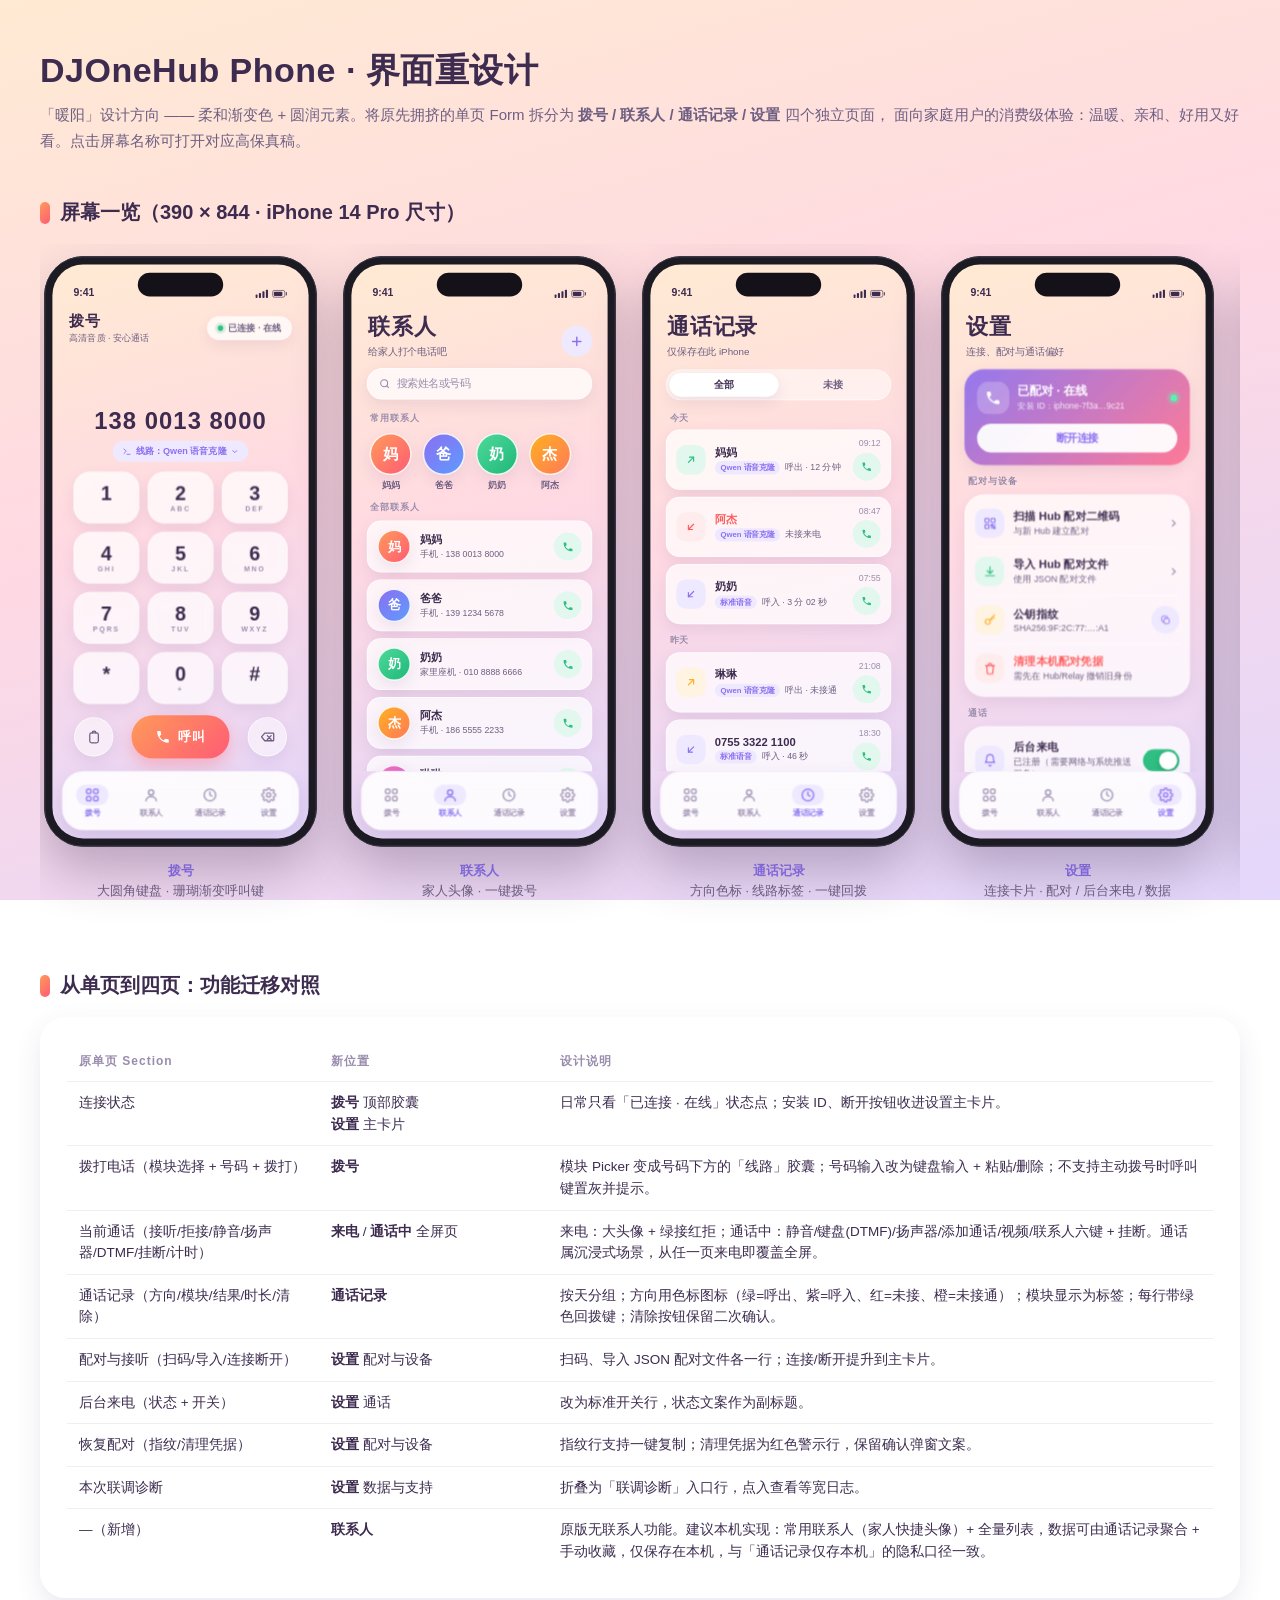
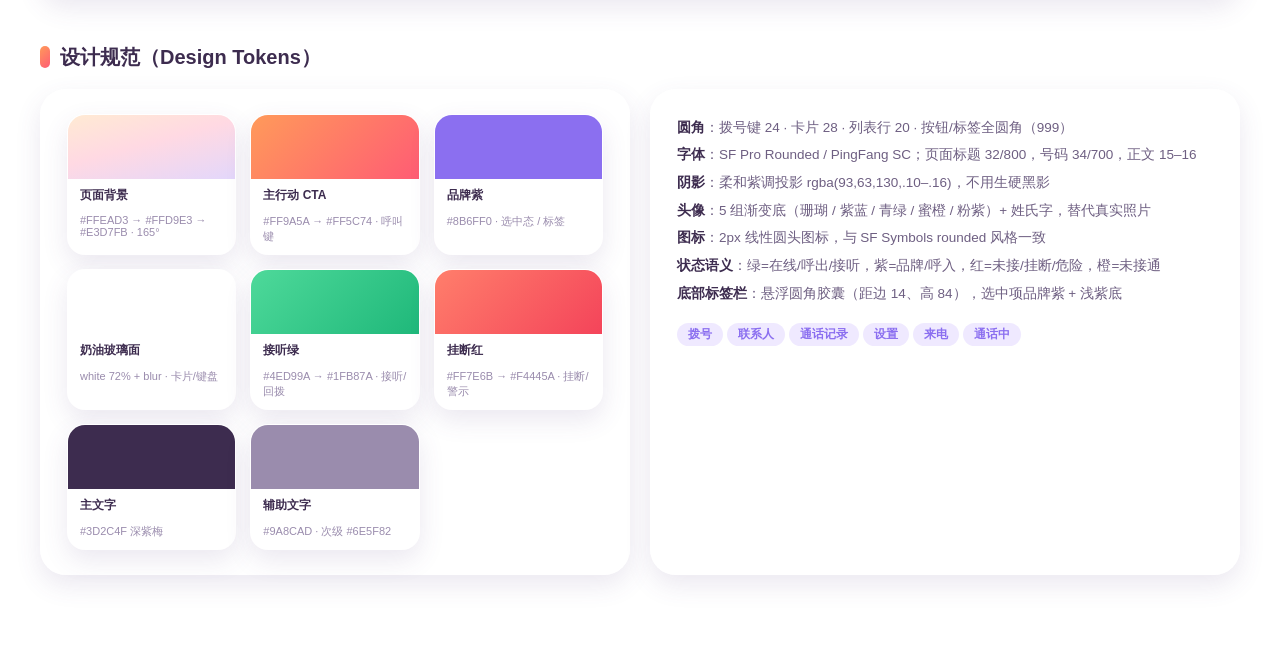
<file: design/index.html>
<!DOCTYPE html>
<html lang="zh-CN">
<head>
<meta charset="UTF-8">
<meta name="viewport" content="width=device-width, initial-scale=1.0">
<title>DJOneHub Phone · 界面重设计总览</title>
<style>
  :root {
    --ink: #3D2C4F; --ink-2: #6E5F82; --ink-3: #9A8CAD;
    --violet: #8B6FF0; --violet-soft: #EFE9FF;
    --surface: rgba(255,255,255,.78); --stroke: rgba(255,255,255,.9);
    --shadow: 0 10px 26px rgba(93,63,130,.12);
  }
  * { margin:0; padding:0; box-sizing:border-box; -webkit-font-smoothing:antialiased; }
  body {
    font-family: -apple-system, "SF Pro Rounded", "PingFang SC", sans-serif;
    background: linear-gradient(165deg, #FFEAD3 0%, #FFD9E3 46%, #E3D7FB 100%);
    background-attachment: fixed;
    color: var(--ink);
    min-height: 100vh;
    padding: 48px 40px 80px;
  }
  .wrap { max-width: 1280px; margin: 0 auto; }
  h1 { font-size: 34px; font-weight: 800; letter-spacing: .5px; }
  .sub { color: var(--ink-2); font-size: 15px; margin-top: 8px; line-height: 1.7; }
  .h2 { font-size: 20px; font-weight: 800; margin: 46px 0 18px; display:flex; align-items:center; gap:10px; }
  .h2::before { content:""; width:10px; height:22px; border-radius:6px; background:linear-gradient(135deg,#FF9A5A,#FF5C74); }

  /* 屏幕画廊 */
  .gallery { display:flex; gap:26px; overflow-x:auto; padding: 12px 4px 26px; scrollbar-width:none; }
  .gallery::-webkit-scrollbar { display:none; }
  .shot { flex:none; text-align:center; }
  .frame {
    width: 273px; height: 591px; overflow:hidden; border-radius: 40px;
    box-shadow: 0 24px 50px rgba(61,44,79,.30);
    position: relative; background:#1c1a22;
  }
  .frame iframe {
    width: 390px; height: 844px; border: none;
    transform: scale(0.7); transform-origin: top left;
    pointer-events: none;
  }
  .shot .name { margin-top: 14px; font-size: 15px; font-weight: 700; }
  .shot .desc { margin-top: 3px; font-size: 12.5px; color: var(--ink-2); }
  .shot a { color: var(--violet); text-decoration: none; font-size: 12.5px; font-weight: 600; }

  /* 规范卡片 */
  .panel {
    background: var(--surface); border: 1px solid var(--stroke);
    border-radius: 26px; box-shadow: var(--shadow);
    padding: 24px 26px; backdrop-filter: blur(8px);
  }
  .grid2 { display:grid; grid-template-columns: 1fr 1fr; gap: 20px; }
  @media (max-width: 900px){ .grid2 { grid-template-columns:1fr; } }

  .swatches { display:grid; grid-template-columns: repeat(auto-fill, minmax(150px,1fr)); gap: 14px; }
  .sw { border-radius: 18px; overflow:hidden; border:1px solid var(--stroke); background:#fff; box-shadow: var(--shadow); }
  .sw .c { height: 64px; }
  .sw .n { padding: 8px 12px 10px; font-size: 12px; font-weight:700; }
  .sw .v { padding: 0 12px 10px; font-size: 11px; color: var(--ink-3); font-variant-numeric: tabular-nums; }

  table { width:100%; border-collapse: collapse; font-size: 13.5px; }
  th, td { text-align:left; padding: 10px 12px; border-bottom: 1px solid rgba(61,44,79,.08); vertical-align: top; line-height:1.6; }
  th { color: var(--ink-3); font-size: 12px; letter-spacing:1px; }
  tr:last-child td { border-bottom:none; }
  td b { font-weight: 700; }

  .chip { display:inline-block; background: var(--violet-soft); color: var(--violet); border-radius: 999px; padding: 3px 11px; font-size: 12px; font-weight: 700; margin: 2px 4px 2px 0; }
  ul.spec { list-style:none; font-size: 13.5px; line-height: 2.05; color: var(--ink-2); }
  ul.spec b { color: var(--ink); }
</style>
</head>
<body>
<div class="wrap">

  <h1>DJOneHub Phone · 界面重设计</h1>
  <p class="sub">
    「暖阳」设计方向 —— 柔和渐变色 + 圆润元素。将原先拥挤的单页 Form 拆分为 <b>拨号 / 联系人 / 通话记录 / 设置</b> 四个独立页面，
    面向家庭用户的消费级体验：温暖、亲和、好用又好看。点击屏幕名称可打开对应高保真稿。
  </p>

  <div class="h2">屏幕一览（390 × 844 · iPhone 14 Pro 尺寸）</div>
  <div class="gallery">
    <div class="shot">
      <div class="frame"><iframe src="dialer.html" title="拨号"></iframe></div>
      <div class="name"><a href="dialer.html">拨号</a></div>
      <div class="desc">大圆角键盘 · 珊瑚渐变呼叫键</div>
    </div>
    <div class="shot">
      <div class="frame"><iframe src="contacts.html" title="联系人"></iframe></div>
      <div class="name"><a href="contacts.html">联系人</a></div>
      <div class="desc">家人头像 · 一键拨号</div>
    </div>
    <div class="shot">
      <div class="frame"><iframe src="recents.html" title="通话记录"></iframe></div>
      <div class="name"><a href="recents.html">通话记录</a></div>
      <div class="desc">方向色标 · 线路标签 · 一键回拨</div>
    </div>
    <div class="shot">
      <div class="frame"><iframe src="settings.html" title="设置"></iframe></div>
      <div class="name"><a href="settings.html">设置</a></div>
      <div class="desc">连接卡片 · 配对 / 后台来电 / 数据</div>
    </div>
    <div class="shot">
      <div class="frame"><iframe src="incoming.html" title="来电"></iframe></div>
      <div class="name"><a href="incoming.html">来电</a></div>
      <div class="desc">大头像 · 绿接红拒</div>
    </div>
    <div class="shot">
      <div class="frame"><iframe src="call.html" title="通话中"></iframe></div>
      <div class="name"><a href="call.html">通话中</a></div>
      <div class="desc">六键控制 · 计时 · 挂断</div>
    </div>
  </div>

  <div class="h2">从单页到四页：功能迁移对照</div>
  <div class="panel">
    <table>
      <tr><th style="width:22%;">原单页 Section</th><th style="width:20%;">新位置</th><th>设计说明</th></tr>
      <tr><td>连接状态</td><td><b>拨号</b> 顶部胶囊<br><b>设置</b> 主卡片</td><td>日常只看「已连接 · 在线」状态点；安装 ID、断开按钮收进设置主卡片。</td></tr>
      <tr><td>拨打电话（模块选择 + 号码 + 拨打）</td><td><b>拨号</b></td><td>模块 Picker 变成号码下方的「线路」胶囊；号码输入改为键盘输入 + 粘贴/删除；不支持主动拨号时呼叫键置灰并提示。</td></tr>
      <tr><td>当前通话（接听/拒接/静音/扬声器/DTMF/挂断/计时）</td><td><b>来电</b> / <b>通话中</b> 全屏页</td><td>来电：大头像 + 绿接红拒；通话中：静音/键盘(DTMF)/扬声器/添加通话/视频/联系人六键 + 挂断。通话属沉浸式场景，从任一页来电即覆盖全屏。</td></tr>
      <tr><td>通话记录（方向/模块/结果/时长/清除）</td><td><b>通话记录</b></td><td>按天分组；方向用色标图标（绿=呼出、紫=呼入、红=未接、橙=未接通）；模块显示为标签；每行带绿色回拨键；清除按钮保留二次确认。</td></tr>
      <tr><td>配对与接听（扫码/导入/连接断开）</td><td><b>设置</b> 配对与设备</td><td>扫码、导入 JSON 配对文件各一行；连接/断开提升到主卡片。</td></tr>
      <tr><td>后台来电（状态 + 开关）</td><td><b>设置</b> 通话</td><td>改为标准开关行，状态文案作为副标题。</td></tr>
      <tr><td>恢复配对（指纹/清理凭据）</td><td><b>设置</b> 配对与设备</td><td>指纹行支持一键复制；清理凭据为红色警示行，保留确认弹窗文案。</td></tr>
      <tr><td>本次联调诊断</td><td><b>设置</b> 数据与支持</td><td>折叠为「联调诊断」入口行，点入查看等宽日志。</td></tr>
      <tr><td>—（新增）</td><td><b>联系人</b></td><td>原版无联系人功能。建议本机实现：常用联系人（家人快捷头像）+ 全量列表，数据可由通话记录聚合 + 手动收藏，仅保存在本机，与「通话记录仅存本机」的隐私口径一致。</td></tr>
    </table>
  </div>

  <div class="h2">设计规范（Design Tokens）</div>
  <div class="grid2">
    <div class="panel">
      <div class="swatches">
        <div class="sw"><div class="c" style="background:linear-gradient(165deg,#FFEAD3,#FFD9E3 46%,#E3D7FB);"></div><div class="n">页面背景</div><div class="v">#FFEAD3 → #FFD9E3 → #E3D7FB · 165°</div></div>
        <div class="sw"><div class="c" style="background:linear-gradient(135deg,#FF9A5A,#FF5C74);"></div><div class="n">主行动 CTA</div><div class="v">#FF9A5A → #FF5C74 · 呼叫键</div></div>
        <div class="sw"><div class="c" style="background:#8B6FF0;"></div><div class="n">品牌紫</div><div class="v">#8B6FF0 · 选中态 / 标签</div></div>
        <div class="sw"><div class="c" style="background:rgba(255,255,255,.72);"></div><div class="n">奶油玻璃面</div><div class="v">white 72% + blur · 卡片/键盘</div></div>
        <div class="sw"><div class="c" style="background:linear-gradient(135deg,#4ED99A,#1FB87A);"></div><div class="n">接听绿</div><div class="v">#4ED99A → #1FB87A · 接听/回拨</div></div>
        <div class="sw"><div class="c" style="background:linear-gradient(135deg,#FF7E6B,#F4445A);"></div><div class="n">挂断红</div><div class="v">#FF7E6B → #F4445A · 挂断/警示</div></div>
        <div class="sw"><div class="c" style="background:#3D2C4F;"></div><div class="n">主文字</div><div class="v">#3D2C4F 深紫梅</div></div>
        <div class="sw"><div class="c" style="background:#9A8CAD;"></div><div class="n">辅助文字</div><div class="v">#9A8CAD · 次级 #6E5F82</div></div>
      </div>
    </div>
    <div class="panel">
      <ul class="spec">
        <li><b>圆角</b>：拨号键 24 · 卡片 28 · 列表行 20 · 按钮/标签全圆角（999）</li>
        <li><b>字体</b>：SF Pro Rounded / PingFang SC；页面标题 32/800，号码 34/700，正文 15–16</li>
        <li><b>阴影</b>：柔和紫调投影 rgba(93,63,130,.10–.16)，不用生硬黑影</li>
        <li><b>头像</b>：5 组渐变底（珊瑚 / 紫蓝 / 青绿 / 蜜橙 / 粉紫）+ 姓氏字，替代真实照片</li>
        <li><b>图标</b>：2px 线性圆头图标，与 SF Symbols rounded 风格一致</li>
        <li><b>状态语义</b>：绿=在线/呼出/接听，紫=品牌/呼入，红=未接/挂断/危险，橙=未接通</li>
        <li><b>底部标签栏</b>：悬浮圆角胶囊（距边 14、高 84），选中项品牌紫 + 浅紫底</li>
      </ul>
      <div style="margin-top:14px;">
        <span class="chip">拨号</span><span class="chip">联系人</span><span class="chip">通话记录</span><span class="chip">设置</span><span class="chip">来电</span><span class="chip">通话中</span>
      </div>
    </div>
  </div>

</div>
</body>
</html>
</file>
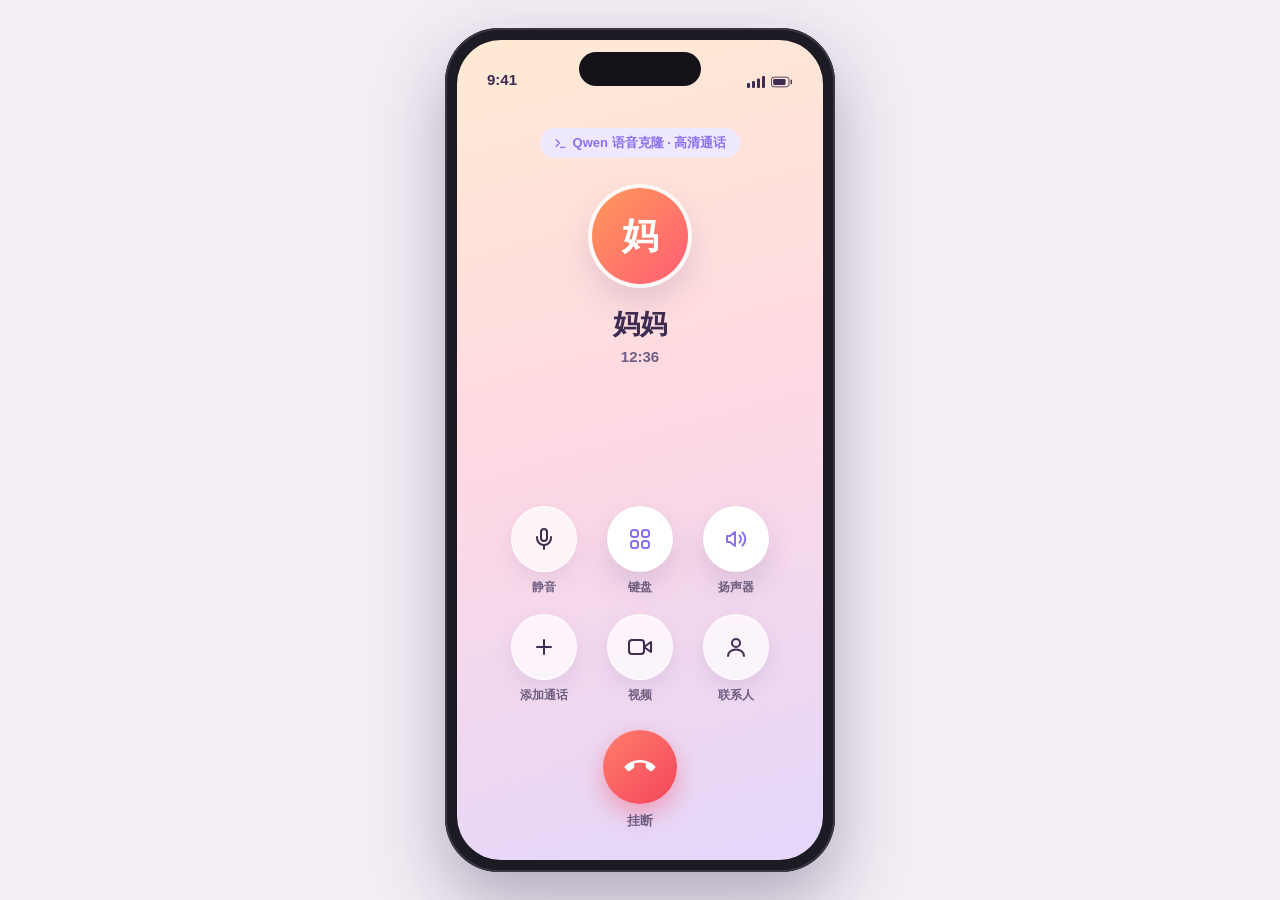
<file: design/call.html>
<!DOCTYPE html>
<html lang="zh-CN">
<head>
<meta charset="UTF-8">
<meta name="viewport" content="width=device-width, initial-scale=1.0">
<title>通话中 · DJOneHub</title>
<link rel="stylesheet" href="assets/style.css">
</head>
<body>
<div class="phone">
  <div class="screen">
    <div class="island"></div>
    <div class="statusbar">
      <span>9:41</span>
      <span class="sicons">
        <svg width="18" height="12" viewBox="0 0 18 12" fill="currentColor"><rect x="0" y="7" width="3" height="5" rx="1"/><rect x="5" y="5" width="3" height="7" rx="1"/><rect x="10" y="2.5" width="3" height="9.5" rx="1"/><rect x="15" y="0" width="3" height="12" rx="1"/></svg>
        <svg width="22" height="12" viewBox="0 0 25 12" fill="none" stroke="currentColor"><rect x="0.5" y="0.5" width="20" height="11" rx="3"/><rect x="2.5" y="2.5" width="14" height="7" rx="1.5" fill="currentColor" stroke="none"/><path d="M23 4v4" stroke-linecap="round" stroke-width="1.5"/></svg>
      </span>
    </div>

    <div class="call-screen">
      <span class="module-chip" style="margin-top:8px;">
        <svg width="13" height="13" viewBox="0 0 24 24" fill="none" stroke="currentColor" stroke-width="2.4" stroke-linecap="round"><path d="M4 17l6-6-6-6M12 19h8"/></svg>
        Qwen 语音克隆 · 高清通话
      </span>

      <div class="call-avatar av-1" style="width:104px;height:104px;font-size:36px;">妈</div>
      <div class="call-name" style="font-size:27px;">妈妈</div>
      <div class="call-timer">12:36</div>

      <!-- 六键控制区 -->
      <div class="call-controls">
        <div class="ctl">
          <div class="cbtn">
            <svg width="24" height="24" viewBox="0 0 24 24" fill="none" stroke="currentColor" stroke-width="2" stroke-linecap="round" stroke-linejoin="round"><path d="M12 2a3 3 0 0 0-3 3v6a3 3 0 0 0 6 0V5a3 3 0 0 0-3-3z"/><path d="M19 10v1a7 7 0 0 1-14 0v-1M12 18v4"/></svg>
          </div>
          <span>静音</span>
        </div>
        <div class="ctl">
          <div class="cbtn on">
            <svg width="24" height="24" viewBox="0 0 24 24" fill="none" stroke="currentColor" stroke-width="2" stroke-linecap="round"><rect x="3" y="3" width="7" height="7" rx="2.5"/><rect x="14" y="3" width="7" height="7" rx="2.5"/><rect x="3" y="14" width="7" height="7" rx="2.5"/><rect x="14" y="14" width="7" height="7" rx="2.5"/></svg>
          </div>
          <span>键盘</span>
        </div>
        <div class="ctl">
          <div class="cbtn on">
            <svg width="24" height="24" viewBox="0 0 24 24" fill="none" stroke="currentColor" stroke-width="2" stroke-linecap="round" stroke-linejoin="round"><path d="M11 5L6 9H3v6h3l5 4V5z"/><path d="M15.5 8.5a5 5 0 0 1 0 7M18.5 5.5a9 9 0 0 1 0 13"/></svg>
          </div>
          <span>扬声器</span>
        </div>
        <div class="ctl">
          <div class="cbtn">
            <svg width="24" height="24" viewBox="0 0 24 24" fill="none" stroke="currentColor" stroke-width="2" stroke-linecap="round"><path d="M12 5v14M5 12h14"/></svg>
          </div>
          <span>添加通话</span>
        </div>
        <div class="ctl">
          <div class="cbtn">
            <svg width="24" height="24" viewBox="0 0 24 24" fill="none" stroke="currentColor" stroke-width="2" stroke-linecap="round" stroke-linejoin="round"><path d="M23 7l-7 5 7 5V7z"/><rect x="1" y="5" width="15" height="14" rx="3"/></svg>
          </div>
          <span>视频</span>
        </div>
        <div class="ctl">
          <div class="cbtn">
            <svg width="24" height="24" viewBox="0 0 24 24" fill="none" stroke="currentColor" stroke-width="2" stroke-linecap="round"><circle cx="12" cy="8" r="4"/><path d="M4 21c0-4 3.6-6.5 8-6.5s8 2.5 8 6.5"/></svg>
          </div>
          <span>联系人</span>
        </div>
      </div>

      <!-- 挂断 -->
      <div style="display:flex;flex-direction:column;align-items:center;gap:8px;">
        <button class="big-btn decline">
          <svg width="30" height="30" viewBox="0 0 24 24" fill="currentColor" style="transform:rotate(135deg);"><path d="M6.6 10.8c1.4 2.8 3.8 5.1 6.6 6.6l2.2-2.2c.3-.3.7-.4 1-.2 1.1.4 2.3.6 3.6.6.6 0 1 .4 1 1V20c0 .6-.4 1-1 1C10.6 21 3 13.4 3 4c0-.6.4-1 1-1h3.5c.6 0 1 .4 1 1 0 1.2.2 2.4.6 3.6.1.3 0 .7-.2 1l-2.3 2.2z"/></svg>
        </button>
        <span style="font-size:13px;font-weight:600;color:var(--ink-2);">挂断</span>
      </div>
    </div>
  </div>
</div>
</body>
</html>
</file>
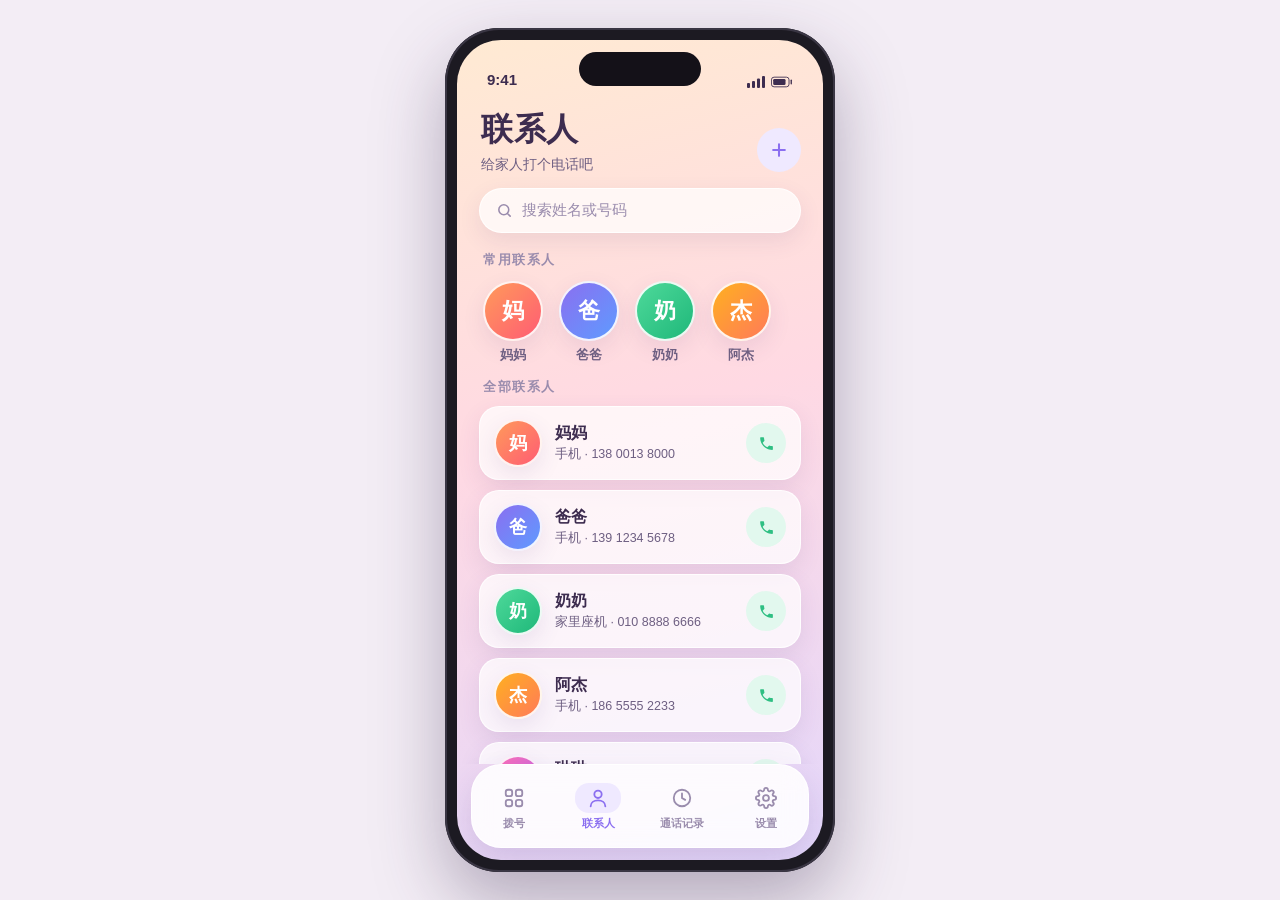
<file: design/contacts.html>
<!DOCTYPE html>
<html lang="zh-CN">
<head>
<meta charset="UTF-8">
<meta name="viewport" content="width=device-width, initial-scale=1.0">
<title>联系人 · DJOneHub</title>
<link rel="stylesheet" href="assets/style.css">
</head>
<body>
<div class="phone">
  <div class="screen">
    <div class="island"></div>
    <div class="statusbar">
      <span>9:41</span>
      <span class="sicons">
        <svg width="18" height="12" viewBox="0 0 18 12" fill="currentColor"><rect x="0" y="7" width="3" height="5" rx="1"/><rect x="5" y="5" width="3" height="7" rx="1"/><rect x="10" y="2.5" width="3" height="9.5" rx="1"/><rect x="15" y="0" width="3" height="12" rx="1"/></svg>
        <svg width="22" height="12" viewBox="0 0 25 12" fill="none" stroke="currentColor"><rect x="0.5" y="0.5" width="20" height="11" rx="3"/><rect x="2.5" y="2.5" width="14" height="7" rx="1.5" fill="currentColor" stroke="none"/><path d="M23 4v4" stroke-linecap="round" stroke-width="1.5"/></svg>
      </span>
    </div>

    <div class="page">
      <div style="display:flex;align-items:flex-end;justify-content:space-between;">
        <div>
          <div class="page-title">联系人</div>
          <div class="page-sub" style="margin-bottom:14px;">给家人打个电话吧</div>
        </div>
        <div class="mini-btn" style="width:44px;height:44px;margin-bottom:16px;" title="添加联系人">
          <svg width="20" height="20" viewBox="0 0 24 24" fill="none" stroke="currentColor" stroke-width="2.5" stroke-linecap="round"><path d="M12 5v14M5 12h14"/></svg>
        </div>
      </div>

      <div class="search">
        <svg width="17" height="17" viewBox="0 0 24 24" fill="none" stroke="currentColor" stroke-width="2.2" stroke-linecap="round"><circle cx="11" cy="11" r="7"/><path d="M20 20l-3.5-3.5"/></svg>
        搜索姓名或号码
      </div>

      <!-- 常用联系人（家人） -->
      <div class="card-title">常用联系人</div>
      <div style="display:flex;gap:16px;padding:2px 4px 6px;margin-bottom:8px;">
        <div style="display:flex;flex-direction:column;align-items:center;gap:6px;">
          <div class="avatar av-1" style="width:60px;height:60px;font-size:22px;">妈</div>
          <span style="font-size:12.5px;font-weight:600;color:var(--ink-2);">妈妈</span>
        </div>
        <div style="display:flex;flex-direction:column;align-items:center;gap:6px;">
          <div class="avatar av-2" style="width:60px;height:60px;font-size:22px;">爸</div>
          <span style="font-size:12.5px;font-weight:600;color:var(--ink-2);">爸爸</span>
        </div>
        <div style="display:flex;flex-direction:column;align-items:center;gap:6px;">
          <div class="avatar av-3" style="width:60px;height:60px;font-size:22px;">奶</div>
          <span style="font-size:12.5px;font-weight:600;color:var(--ink-2);">奶奶</span>
        </div>
        <div style="display:flex;flex-direction:column;align-items:center;gap:6px;">
          <div class="avatar av-4" style="width:60px;height:60px;font-size:22px;">杰</div>
          <span style="font-size:12.5px;font-weight:600;color:var(--ink-2);">阿杰</span>
        </div>
      </div>

      <!-- 全部联系人 -->
      <div class="card-title">全部联系人</div>

      <div class="row">
        <div class="avatar av-1">妈</div>
        <div class="grow">
          <div class="t1">妈妈</div>
          <div class="t2">手机 · 138 0013 8000</div>
        </div>
        <div class="mini-btn green">
          <svg width="17" height="17" viewBox="0 0 24 24" fill="currentColor"><path d="M6.6 10.8c1.4 2.8 3.8 5.1 6.6 6.6l2.2-2.2c.3-.3.7-.4 1-.2 1.1.4 2.3.6 3.6.6.6 0 1 .4 1 1V20c0 .6-.4 1-1 1C10.6 21 3 13.4 3 4c0-.6.4-1 1-1h3.5c.6 0 1 .4 1 1 0 1.2.2 2.4.6 3.6.1.3 0 .7-.2 1l-2.3 2.2z"/></svg>
        </div>
      </div>

      <div class="row">
        <div class="avatar av-2">爸</div>
        <div class="grow">
          <div class="t1">爸爸</div>
          <div class="t2">手机 · 139 1234 5678</div>
        </div>
        <div class="mini-btn green">
          <svg width="17" height="17" viewBox="0 0 24 24" fill="currentColor"><path d="M6.6 10.8c1.4 2.8 3.8 5.1 6.6 6.6l2.2-2.2c.3-.3.7-.4 1-.2 1.1.4 2.3.6 3.6.6.6 0 1 .4 1 1V20c0 .6-.4 1-1 1C10.6 21 3 13.4 3 4c0-.6.4-1 1-1h3.5c.6 0 1 .4 1 1 0 1.2.2 2.4.6 3.6.1.3 0 .7-.2 1l-2.3 2.2z"/></svg>
        </div>
      </div>

      <div class="row">
        <div class="avatar av-3">奶</div>
        <div class="grow">
          <div class="t1">奶奶</div>
          <div class="t2">家里座机 · 010 8888 6666</div>
        </div>
        <div class="mini-btn green">
          <svg width="17" height="17" viewBox="0 0 24 24" fill="currentColor"><path d="M6.6 10.8c1.4 2.8 3.8 5.1 6.6 6.6l2.2-2.2c.3-.3.7-.4 1-.2 1.1.4 2.3.6 3.6.6.6 0 1 .4 1 1V20c0 .6-.4 1-1 1C10.6 21 3 13.4 3 4c0-.6.4-1 1-1h3.5c.6 0 1 .4 1 1 0 1.2.2 2.4.6 3.6.1.3 0 .7-.2 1l-2.3 2.2z"/></svg>
        </div>
      </div>

      <div class="row">
        <div class="avatar av-4">杰</div>
        <div class="grow">
          <div class="t1">阿杰</div>
          <div class="t2">手机 · 186 5555 2233</div>
        </div>
        <div class="mini-btn green">
          <svg width="17" height="17" viewBox="0 0 24 24" fill="currentColor"><path d="M6.6 10.8c1.4 2.8 3.8 5.1 6.6 6.6l2.2-2.2c.3-.3.7-.4 1-.2 1.1.4 2.3.6 3.6.6.6 0 1 .4 1 1V20c0 .6-.4 1-1 1C10.6 21 3 13.4 3 4c0-.6.4-1 1-1h3.5c.6 0 1 .4 1 1 0 1.2.2 2.4.6 3.6.1.3 0 .7-.2 1l-2.3 2.2z"/></svg>
        </div>
      </div>

      <div class="row">
        <div class="avatar av-5">琳</div>
        <div class="grow">
          <div class="t1">琳琳</div>
          <div class="t2">手机 · 177 9090 1122</div>
        </div>
        <div class="mini-btn green">
          <svg width="17" height="17" viewBox="0 0 24 24" fill="currentColor"><path d="M6.6 10.8c1.4 2.8 3.8 5.1 6.6 6.6l2.2-2.2c.3-.3.7-.4 1-.2 1.1.4 2.3.6 3.6.6.6 0 1 .4 1 1V20c0 .6-.4 1-1 1C10.6 21 3 13.4 3 4c0-.6.4-1 1-1h3.5c.6 0 1 .4 1 1 0 1.2.2 2.4.6 3.6.1.3 0 .7-.2 1l-2.3 2.2z"/></svg>
        </div>
      </div>

      <div style="text-align:center;font-size:12px;color:var(--ink-3);margin-top:14px;">
        联系人仅保存在此 iPhone
      </div>
    </div>

    <div class="tabbar">
      <div class="tab">
        <span class="tab-ic"><svg width="22" height="22" viewBox="0 0 24 24" fill="none" stroke="currentColor" stroke-width="2" stroke-linecap="round"><rect x="3" y="3" width="7" height="7" rx="2.5"/><rect x="14" y="3" width="7" height="7" rx="2.5"/><rect x="3" y="14" width="7" height="7" rx="2.5"/><rect x="14" y="14" width="7" height="7" rx="2.5"/></svg></span>
        拨号
      </div>
      <div class="tab active">
        <span class="tab-ic"><svg width="22" height="22" viewBox="0 0 24 24" fill="none" stroke="currentColor" stroke-width="2" stroke-linecap="round"><circle cx="12" cy="8" r="4"/><path d="M4 21c0-4 3.6-6.5 8-6.5s8 2.5 8 6.5"/></svg></span>
        联系人
      </div>
      <div class="tab">
        <span class="tab-ic"><svg width="22" height="22" viewBox="0 0 24 24" fill="none" stroke="currentColor" stroke-width="2" stroke-linecap="round"><circle cx="12" cy="12" r="9"/><path d="M12 7v5l3.5 2"/></svg></span>
        通话记录
      </div>
      <div class="tab">
        <span class="tab-ic"><svg width="22" height="22" viewBox="0 0 24 24" fill="none" stroke="currentColor" stroke-width="2" stroke-linecap="round" stroke-linejoin="round"><circle cx="12" cy="12" r="3.2"/><path d="M19.4 15a1.7 1.7 0 0 0 .34 1.87l.06.06a2 2 0 1 1-2.83 2.83l-.06-.06a1.7 1.7 0 0 0-1.87-.34 1.7 1.7 0 0 0-1 1.55V21a2 2 0 1 1-4 0v-.09a1.7 1.7 0 0 0-1-1.55 1.7 1.7 0 0 0-1.87.34l-.06.06a2 2 0 1 1-2.83-2.83l.06-.06A1.7 1.7 0 0 0 4.6 15a1.7 1.7 0 0 0-1.55-1H3a2 2 0 1 1 0-4h.09a1.7 1.7 0 0 0 1.55-1 1.7 1.7 0 0 0-.34-1.87l-.06-.06a2 2 0 1 1 2.83-2.83l.06.06A1.7 1.7 0 0 0 9 4.6a1.7 1.7 0 0 0 1-1.55V3a2 2 0 1 1 4 0v.09a1.7 1.7 0 0 0 1 1.55 1.7 1.7 0 0 0 1.87-.34l.06-.06a2 2 0 1 1 2.83 2.83l-.06.06A1.7 1.7 0 0 0 19.4 9a1.7 1.7 0 0 0 1.55 1H21a2 2 0 1 1 0 4h-.09a1.7 1.7 0 0 0-1.55 1z"/></svg></span>
        设置
      </div>
    </div>
  </div>
</div>
</body>
</html>
</file>
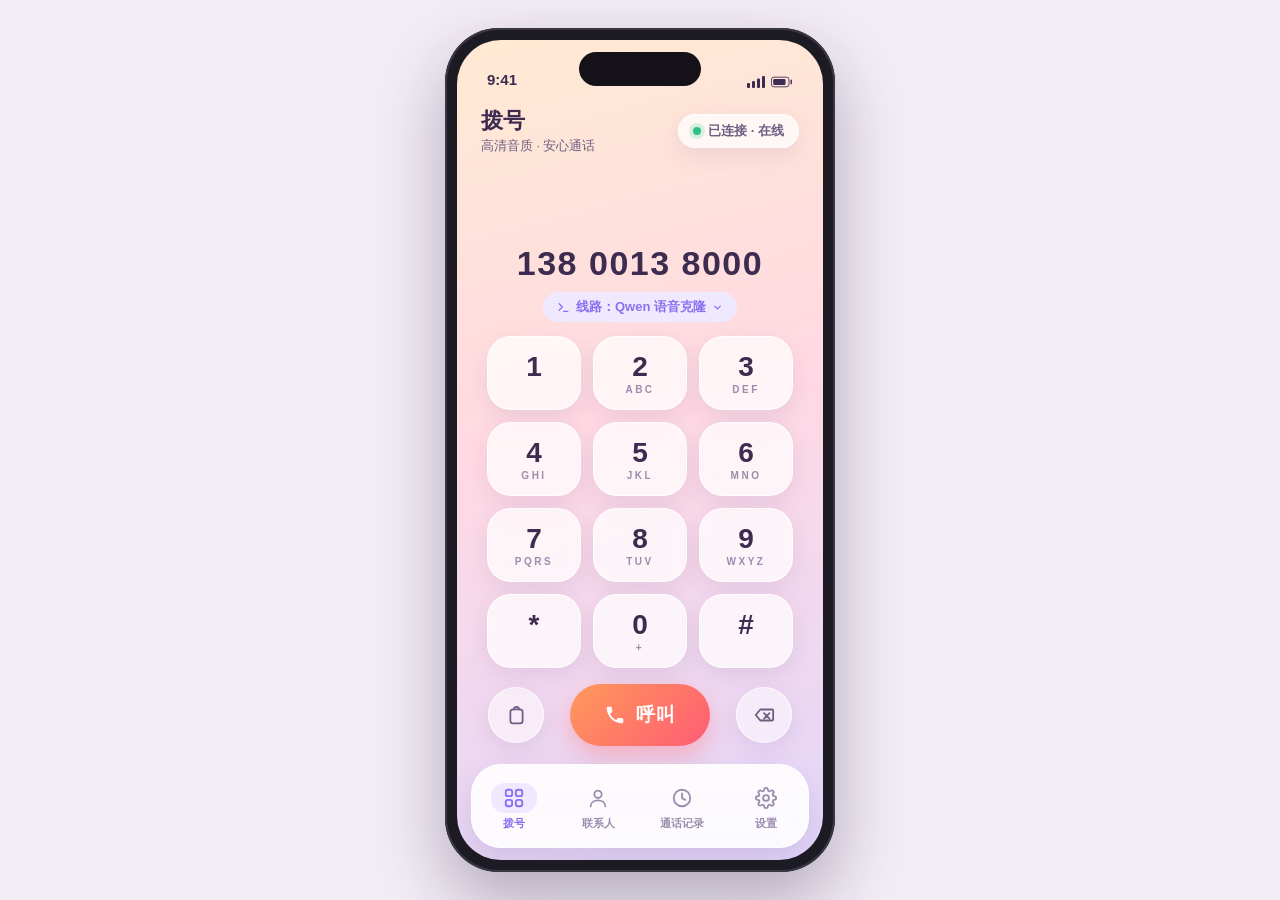
<file: design/dialer.html>
<!DOCTYPE html>
<html lang="zh-CN">
<head>
<meta charset="UTF-8">
<meta name="viewport" content="width=device-width, initial-scale=1.0">
<title>拨号 · DJOneHub</title>
<link rel="stylesheet" href="assets/style.css">
</head>
<body>
<div class="phone">
  <div class="screen">
    <div class="island"></div>
    <div class="statusbar">
      <span>9:41</span>
      <span class="sicons">
        <svg width="18" height="12" viewBox="0 0 18 12" fill="currentColor"><rect x="0" y="7" width="3" height="5" rx="1"/><rect x="5" y="5" width="3" height="7" rx="1"/><rect x="10" y="2.5" width="3" height="9.5" rx="1"/><rect x="15" y="0" width="3" height="12" rx="1"/></svg>
        <svg width="22" height="12" viewBox="0 0 25 12" fill="none" stroke="currentColor"><rect x="0.5" y="0.5" width="20" height="11" rx="3"/><rect x="2.5" y="2.5" width="14" height="7" rx="1.5" fill="currentColor" stroke="none"/><path d="M23 4v4" stroke-linecap="round" stroke-width="1.5"/></svg>
      </span>
    </div>

    <div class="page" style="display:flex;flex-direction:column;">
      <!-- 顶部：问候 + 连接状态 -->
      <div style="display:flex;align-items:center;justify-content:space-between;margin:8px 2px 0;">
        <div>
          <div style="font-size:22px;font-weight:800;">拨号</div>
          <div style="font-size:12.5px;color:var(--ink-2);margin-top:2px;">高清音质 · 安心通话</div>
        </div>
        <span class="status-pill"><span class="dot on"></span>已连接 · 在线</span>
      </div>

      <!-- 号码显示 + 线路 -->
      <div style="margin-top:auto;">
        <div class="dial-display">138 0013 8000</div>
        <div class="dial-module">
          <span class="module-chip">
            <svg width="13" height="13" viewBox="0 0 24 24" fill="none" stroke="currentColor" stroke-width="2.4" stroke-linecap="round"><path d="M4 17l6-6-6-6M12 19h8"/></svg>
            线路：Qwen 语音克隆
            <svg width="11" height="11" viewBox="0 0 24 24" fill="none" stroke="currentColor" stroke-width="3" stroke-linecap="round"><path d="M6 9l6 6 6-6"/></svg>
          </span>
        </div>

        <!-- 键盘 -->
        <div class="keypad">
          <div class="key"><span class="num">1</span><span class="abc">&nbsp;</span></div>
          <div class="key"><span class="num">2</span><span class="abc">ABC</span></div>
          <div class="key"><span class="num">3</span><span class="abc">DEF</span></div>
          <div class="key"><span class="num">4</span><span class="abc">GHI</span></div>
          <div class="key"><span class="num">5</span><span class="abc">JKL</span></div>
          <div class="key"><span class="num">6</span><span class="abc">MNO</span></div>
          <div class="key"><span class="num">7</span><span class="abc">PQRS</span></div>
          <div class="key"><span class="num">8</span><span class="abc">TUV</span></div>
          <div class="key"><span class="num">9</span><span class="abc">WXYZ</span></div>
          <div class="key"><span class="num">*</span><span class="abc">&nbsp;</span></div>
          <div class="key"><span class="num">0</span><span class="abc">+</span></div>
          <div class="key"><span class="num">#</span><span class="abc">&nbsp;</span></div>
        </div>

        <!-- 呼叫操作行 -->
        <div class="dial-actions">
          <div class="ghost-btn" title="粘贴">
            <svg width="21" height="21" viewBox="0 0 24 24" fill="none" stroke="currentColor" stroke-width="2" stroke-linecap="round" stroke-linejoin="round"><rect x="5" y="5" width="14" height="16" rx="3"/><path d="M9 5a3 3 0 0 1 6 0"/></svg>
          </div>
          <button class="call-btn">
            <svg width="22" height="22" viewBox="0 0 24 24" fill="currentColor"><path d="M6.6 10.8c1.4 2.8 3.8 5.1 6.6 6.6l2.2-2.2c.3-.3.7-.4 1-.2 1.1.4 2.3.6 3.6.6.6 0 1 .4 1 1V20c0 .6-.4 1-1 1C10.6 21 3 13.4 3 4c0-.6.4-1 1-1h3.5c.6 0 1 .4 1 1 0 1.2.2 2.4.6 3.6.1.3 0 .7-.2 1l-2.3 2.2z"/></svg>
            呼叫
          </button>
          <div class="ghost-btn" title="删除">
            <svg width="22" height="22" viewBox="0 0 24 24" fill="none" stroke="currentColor" stroke-width="2" stroke-linecap="round" stroke-linejoin="round"><path d="M21 6H8l-5 6 5 6h13a1 1 0 0 0 1-1V7a1 1 0 0 0-1-1z"/><path d="M12 10l6 6M18 10l-6 6"/></svg>
          </div>
        </div>
      </div>
    </div>

    <!-- 标签栏 -->
    <div class="tabbar">
      <div class="tab active">
        <span class="tab-ic"><svg width="22" height="22" viewBox="0 0 24 24" fill="none" stroke="currentColor" stroke-width="2" stroke-linecap="round"><rect x="3" y="3" width="7" height="7" rx="2.5"/><rect x="14" y="3" width="7" height="7" rx="2.5"/><rect x="3" y="14" width="7" height="7" rx="2.5"/><rect x="14" y="14" width="7" height="7" rx="2.5"/></svg></span>
        拨号
      </div>
      <div class="tab">
        <span class="tab-ic"><svg width="22" height="22" viewBox="0 0 24 24" fill="none" stroke="currentColor" stroke-width="2" stroke-linecap="round"><circle cx="12" cy="8" r="4"/><path d="M4 21c0-4 3.6-6.5 8-6.5s8 2.5 8 6.5"/></svg></span>
        联系人
      </div>
      <div class="tab">
        <span class="tab-ic"><svg width="22" height="22" viewBox="0 0 24 24" fill="none" stroke="currentColor" stroke-width="2" stroke-linecap="round"><circle cx="12" cy="12" r="9"/><path d="M12 7v5l3.5 2"/></svg></span>
        通话记录
      </div>
      <div class="tab">
        <span class="tab-ic"><svg width="22" height="22" viewBox="0 0 24 24" fill="none" stroke="currentColor" stroke-width="2" stroke-linecap="round" stroke-linejoin="round"><circle cx="12" cy="12" r="3.2"/><path d="M19.4 15a1.7 1.7 0 0 0 .34 1.87l.06.06a2 2 0 1 1-2.83 2.83l-.06-.06a1.7 1.7 0 0 0-1.87-.34 1.7 1.7 0 0 0-1 1.55V21a2 2 0 1 1-4 0v-.09a1.7 1.7 0 0 0-1-1.55 1.7 1.7 0 0 0-1.87.34l-.06.06a2 2 0 1 1-2.83-2.83l.06-.06A1.7 1.7 0 0 0 4.6 15a1.7 1.7 0 0 0-1.55-1H3a2 2 0 1 1 0-4h.09a1.7 1.7 0 0 0 1.55-1 1.7 1.7 0 0 0-.34-1.87l-.06-.06a2 2 0 1 1 2.83-2.83l.06.06A1.7 1.7 0 0 0 9 4.6a1.7 1.7 0 0 0 1-1.55V3a2 2 0 1 1 4 0v.09a1.7 1.7 0 0 0 1 1.55 1.7 1.7 0 0 0 1.87-.34l.06-.06a2 2 0 1 1 2.83 2.83l-.06.06A1.7 1.7 0 0 0 19.4 9a1.7 1.7 0 0 0 1.55 1H21a2 2 0 1 1 0 4h-.09a1.7 1.7 0 0 0-1.55 1z"/></svg></span>
        设置
      </div>
    </div>
  </div>
</div>
</body>
</html>
</file>
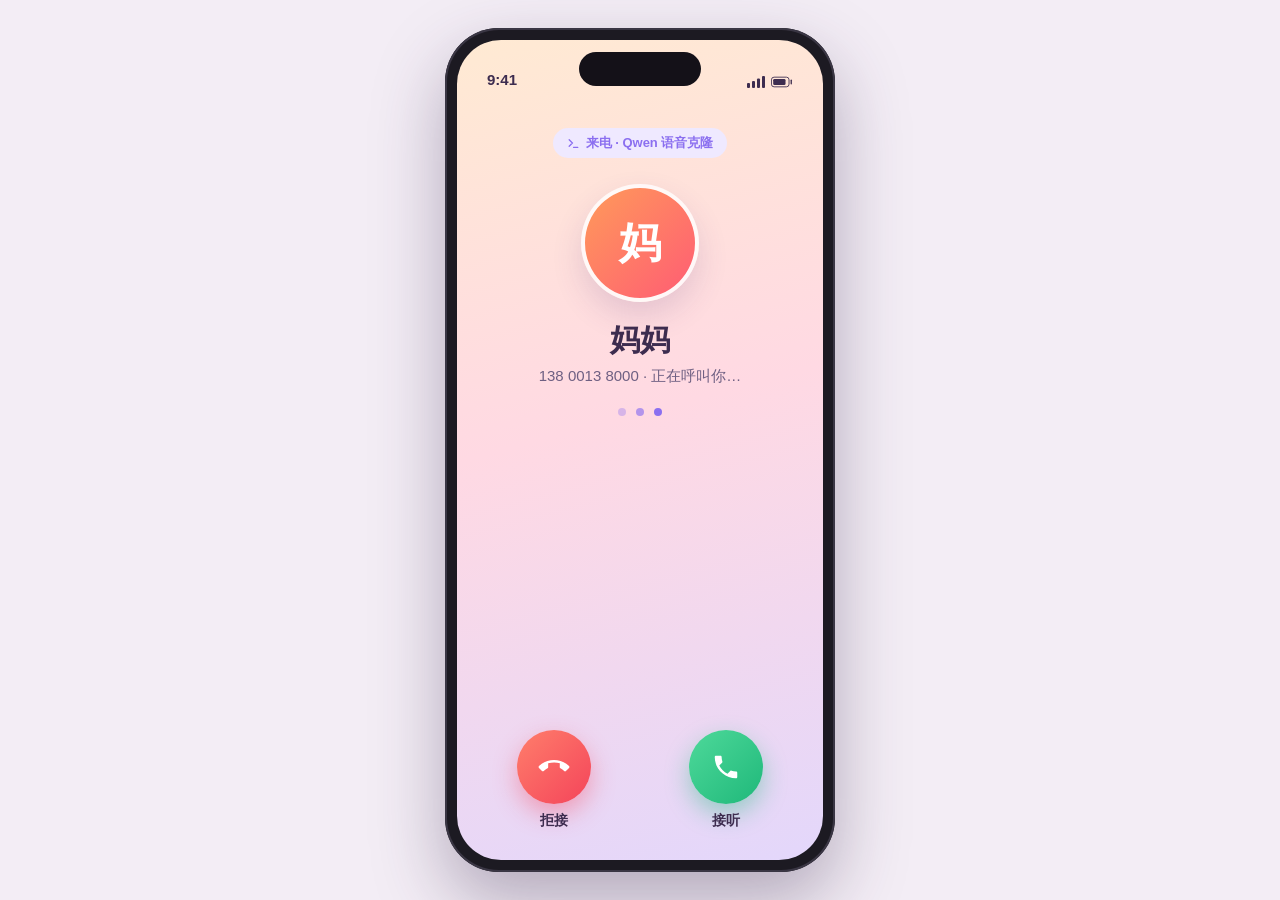
<file: design/incoming.html>
<!DOCTYPE html>
<html lang="zh-CN">
<head>
<meta charset="UTF-8">
<meta name="viewport" content="width=device-width, initial-scale=1.0">
<title>来电 · DJOneHub</title>
<link rel="stylesheet" href="assets/style.css">
</head>
<body>
<div class="phone">
  <div class="screen">
    <div class="island"></div>
    <div class="statusbar">
      <span>9:41</span>
      <span class="sicons">
        <svg width="18" height="12" viewBox="0 0 18 12" fill="currentColor"><rect x="0" y="7" width="3" height="5" rx="1"/><rect x="5" y="5" width="3" height="7" rx="1"/><rect x="10" y="2.5" width="3" height="9.5" rx="1"/><rect x="15" y="0" width="3" height="12" rx="1"/></svg>
        <svg width="22" height="12" viewBox="0 0 25 12" fill="none" stroke="currentColor"><rect x="0.5" y="0.5" width="20" height="11" rx="3"/><rect x="2.5" y="2.5" width="14" height="7" rx="1.5" fill="currentColor" stroke="none"/><path d="M23 4v4" stroke-linecap="round" stroke-width="1.5"/></svg>
      </span>
    </div>

    <div class="call-screen">
      <span class="module-chip" style="margin-top:8px;">
        <svg width="13" height="13" viewBox="0 0 24 24" fill="none" stroke="currentColor" stroke-width="2.4" stroke-linecap="round"><path d="M4 17l6-6-6-6M12 19h8"/></svg>
        来电 · Qwen 语音克隆
      </span>

      <div class="call-avatar av-1">妈</div>
      <div class="call-name">妈妈</div>
      <div class="call-state">138 0013 8000 · 正在呼叫你…</div>

      <!-- 呼吸光圈提示 -->
      <div style="display:flex;gap:10px;margin-top:22px;">
        <span style="width:8px;height:8px;border-radius:50%;background:var(--violet);opacity:.35;"></span>
        <span style="width:8px;height:8px;border-radius:50%;background:var(--violet);opacity:.65;"></span>
        <span style="width:8px;height:8px;border-radius:50%;background:var(--violet);"></span>
      </div>

      <div class="incoming-actions">
        <div class="ia">
          <button class="big-btn decline">
            <svg width="30" height="30" viewBox="0 0 24 24" fill="currentColor" style="transform:rotate(135deg);"><path d="M6.6 10.8c1.4 2.8 3.8 5.1 6.6 6.6l2.2-2.2c.3-.3.7-.4 1-.2 1.1.4 2.3.6 3.6.6.6 0 1 .4 1 1V20c0 .6-.4 1-1 1C10.6 21 3 13.4 3 4c0-.6.4-1 1-1h3.5c.6 0 1 .4 1 1 0 1.2.2 2.4.6 3.6.1.3 0 .7-.2 1l-2.3 2.2z"/></svg>
          </button>
          <span>拒接</span>
        </div>
        <div class="ia">
          <button class="big-btn accept">
            <svg width="30" height="30" viewBox="0 0 24 24" fill="currentColor"><path d="M6.6 10.8c1.4 2.8 3.8 5.1 6.6 6.6l2.2-2.2c.3-.3.7-.4 1-.2 1.1.4 2.3.6 3.6.6.6 0 1 .4 1 1V20c0 .6-.4 1-1 1C10.6 21 3 13.4 3 4c0-.6.4-1 1-1h3.5c.6 0 1 .4 1 1 0 1.2.2 2.4.6 3.6.1.3 0 .7-.2 1l-2.3 2.2z"/></svg>
          </button>
          <span>接听</span>
        </div>
      </div>
    </div>
  </div>
</div>
</body>
</html>
</file>
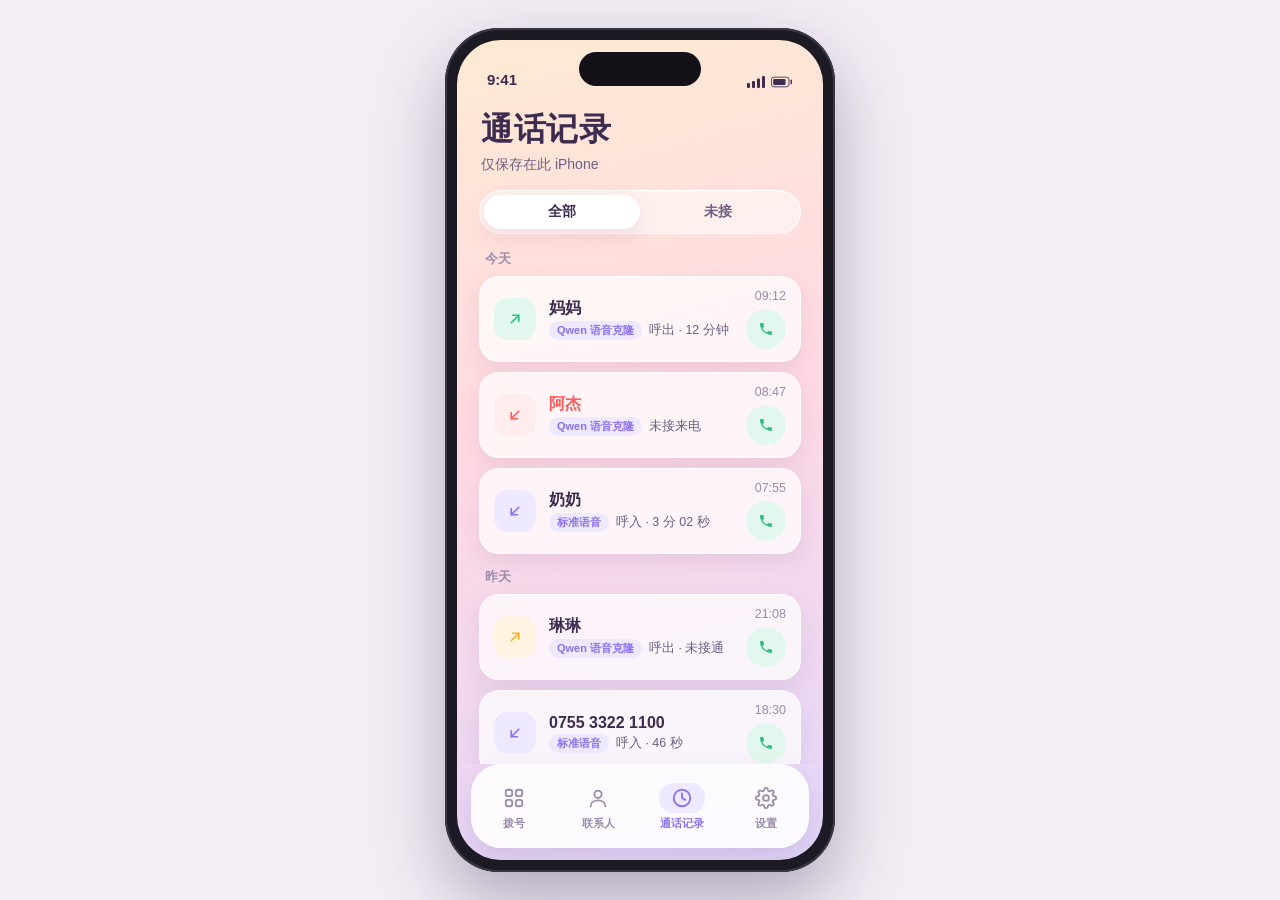
<file: design/recents.html>
<!DOCTYPE html>
<html lang="zh-CN">
<head>
<meta charset="UTF-8">
<meta name="viewport" content="width=device-width, initial-scale=1.0">
<title>通话记录 · DJOneHub</title>
<link rel="stylesheet" href="assets/style.css">
</head>
<body>
<div class="phone">
  <div class="screen">
    <div class="island"></div>
    <div class="statusbar">
      <span>9:41</span>
      <span class="sicons">
        <svg width="18" height="12" viewBox="0 0 18 12" fill="currentColor"><rect x="0" y="7" width="3" height="5" rx="1"/><rect x="5" y="5" width="3" height="7" rx="1"/><rect x="10" y="2.5" width="3" height="9.5" rx="1"/><rect x="15" y="0" width="3" height="12" rx="1"/></svg>
        <svg width="22" height="12" viewBox="0 0 25 12" fill="none" stroke="currentColor"><rect x="0.5" y="0.5" width="20" height="11" rx="3"/><rect x="2.5" y="2.5" width="14" height="7" rx="1.5" fill="currentColor" stroke="none"/><path d="M23 4v4" stroke-linecap="round" stroke-width="1.5"/></svg>
      </span>
    </div>

    <div class="page">
      <div class="page-title">通话记录</div>
      <div class="page-sub">仅保存在此 iPhone</div>

      <div class="seg">
        <span class="on">全部</span>
        <span>未接</span>
      </div>

      <div class="group-label">今天</div>

      <!-- 呼出 · 已接通 -->
      <div class="row">
        <div class="row-ic" style="background:#E2F8EE;color:var(--green);">
          <svg width="18" height="18" viewBox="0 0 24 24" fill="none" stroke="currentColor" stroke-width="2.2" stroke-linecap="round" stroke-linejoin="round"><path d="M7 17L17 7"/><path d="M9 7h8v8"/></svg>
        </div>
        <div class="grow">
          <div class="t1">妈妈</div>
          <div class="t2"><span class="tag">Qwen 语音克隆</span>&nbsp; 呼出 · 12 分钟</div>
        </div>
        <div style="text-align:right;flex:none;">
          <div style="font-size:12.5px;color:var(--ink-3);margin-bottom:6px;">09:12</div>
          <div class="mini-btn green" style="margin-left:auto;">
            <svg width="16" height="16" viewBox="0 0 24 24" fill="currentColor"><path d="M6.6 10.8c1.4 2.8 3.8 5.1 6.6 6.6l2.2-2.2c.3-.3.7-.4 1-.2 1.1.4 2.3.6 3.6.6.6 0 1 .4 1 1V20c0 .6-.4 1-1 1C10.6 21 3 13.4 3 4c0-.6.4-1 1-1h3.5c.6 0 1 .4 1 1 0 1.2.2 2.4.6 3.6.1.3 0 .7-.2 1l-2.3 2.2z"/></svg>
          </div>
        </div>
      </div>

      <!-- 未接来电 -->
      <div class="row">
        <div class="row-ic" style="background:#FFEDED;color:var(--red);">
          <svg width="18" height="18" viewBox="0 0 24 24" fill="none" stroke="currentColor" stroke-width="2.2" stroke-linecap="round" stroke-linejoin="round"><path d="M17 7L7 17"/><path d="M15 17H7V9"/></svg>
        </div>
        <div class="grow">
          <div class="t1" style="color:var(--red);">阿杰</div>
          <div class="t2"><span class="tag">Qwen 语音克隆</span>&nbsp; 未接来电</div>
        </div>
        <div style="text-align:right;flex:none;">
          <div style="font-size:12.5px;color:var(--ink-3);margin-bottom:6px;">08:47</div>
          <div class="mini-btn green" style="margin-left:auto;">
            <svg width="16" height="16" viewBox="0 0 24 24" fill="currentColor"><path d="M6.6 10.8c1.4 2.8 3.8 5.1 6.6 6.6l2.2-2.2c.3-.3.7-.4 1-.2 1.1.4 2.3.6 3.6.6.6 0 1 .4 1 1V20c0 .6-.4 1-1 1C10.6 21 3 13.4 3 4c0-.6.4-1 1-1h3.5c.6 0 1 .4 1 1 0 1.2.2 2.4.6 3.6.1.3 0 .7-.2 1l-2.3 2.2z"/></svg>
          </div>
        </div>
      </div>

      <!-- 呼入 · 已接通 -->
      <div class="row">
        <div class="row-ic" style="background:var(--violet-soft);color:var(--violet);">
          <svg width="18" height="18" viewBox="0 0 24 24" fill="none" stroke="currentColor" stroke-width="2.2" stroke-linecap="round" stroke-linejoin="round"><path d="M17 7L7 17"/><path d="M15 17H7V9"/></svg>
        </div>
        <div class="grow">
          <div class="t1">奶奶</div>
          <div class="t2"><span class="tag">标准语音</span>&nbsp; 呼入 · 3 分 02 秒</div>
        </div>
        <div style="text-align:right;flex:none;">
          <div style="font-size:12.5px;color:var(--ink-3);margin-bottom:6px;">07:55</div>
          <div class="mini-btn green" style="margin-left:auto;">
            <svg width="16" height="16" viewBox="0 0 24 24" fill="currentColor"><path d="M6.6 10.8c1.4 2.8 3.8 5.1 6.6 6.6l2.2-2.2c.3-.3.7-.4 1-.2 1.1.4 2.3.6 3.6.6.6 0 1 .4 1 1V20c0 .6-.4 1-1 1C10.6 21 3 13.4 3 4c0-.6.4-1 1-1h3.5c.6 0 1 .4 1 1 0 1.2.2 2.4.6 3.6.1.3 0 .7-.2 1l-2.3 2.2z"/></svg>
          </div>
        </div>
      </div>

      <div class="group-label">昨天</div>

      <!-- 呼出 · 未接通 -->
      <div class="row">
        <div class="row-ic" style="background:#FFF3E2;color:var(--amber);">
          <svg width="18" height="18" viewBox="0 0 24 24" fill="none" stroke="currentColor" stroke-width="2.2" stroke-linecap="round" stroke-linejoin="round"><path d="M7 17L17 7"/><path d="M9 7h8v8"/></svg>
        </div>
        <div class="grow">
          <div class="t1">琳琳</div>
          <div class="t2"><span class="tag">Qwen 语音克隆</span>&nbsp; 呼出 · 未接通</div>
        </div>
        <div style="text-align:right;flex:none;">
          <div style="font-size:12.5px;color:var(--ink-3);margin-bottom:6px;">21:08</div>
          <div class="mini-btn green" style="margin-left:auto;">
            <svg width="16" height="16" viewBox="0 0 24 24" fill="currentColor"><path d="M6.6 10.8c1.4 2.8 3.8 5.1 6.6 6.6l2.2-2.2c.3-.3.7-.4 1-.2 1.1.4 2.3.6 3.6.6.6 0 1 .4 1 1V20c0 .6-.4 1-1 1C10.6 21 3 13.4 3 4c0-.6.4-1 1-1h3.5c.6 0 1 .4 1 1 0 1.2.2 2.4.6 3.6.1.3 0 .7-.2 1l-2.3 2.2z"/></svg>
          </div>
        </div>
      </div>

      <!-- 陌生号码 -->
      <div class="row">
        <div class="row-ic" style="background:var(--violet-soft);color:var(--violet);">
          <svg width="18" height="18" viewBox="0 0 24 24" fill="none" stroke="currentColor" stroke-width="2.2" stroke-linecap="round" stroke-linejoin="round"><path d="M17 7L7 17"/><path d="M15 17H7V9"/></svg>
        </div>
        <div class="grow">
          <div class="t1">0755 3322 1100</div>
          <div class="t2"><span class="tag">标准语音</span>&nbsp; 呼入 · 46 秒</div>
        </div>
        <div style="text-align:right;flex:none;">
          <div style="font-size:12.5px;color:var(--ink-3);margin-bottom:6px;">18:30</div>
          <div class="mini-btn green" style="margin-left:auto;">
            <svg width="16" height="16" viewBox="0 0 24 24" fill="currentColor"><path d="M6.6 10.8c1.4 2.8 3.8 5.1 6.6 6.6l2.2-2.2c.3-.3.7-.4 1-.2 1.1.4 2.3.6 3.6.6.6 0 1 .4 1 1V20c0 .6-.4 1-1 1C10.6 21 3 13.4 3 4c0-.6.4-1 1-1h3.5c.6 0 1 .4 1 1 0 1.2.2 2.4.6 3.6.1.3 0 .7-.2 1l-2.3 2.2z"/></svg>
          </div>
        </div>
      </div>

      <button class="btn btn-danger" style="margin-top:14px;">
        <svg width="17" height="17" viewBox="0 0 24 24" fill="none" stroke="currentColor" stroke-width="2" stroke-linecap="round" stroke-linejoin="round"><path d="M4 7h16M9 7V5a2 2 0 0 1 2-2h2a2 2 0 0 1 2 2v2M6 7l1 13a2 2 0 0 0 2 2h6a2 2 0 0 0 2-2l1-13"/></svg>
        清除已结束的通话记录
      </button>
    </div>

    <div class="tabbar">
      <div class="tab">
        <span class="tab-ic"><svg width="22" height="22" viewBox="0 0 24 24" fill="none" stroke="currentColor" stroke-width="2" stroke-linecap="round"><rect x="3" y="3" width="7" height="7" rx="2.5"/><rect x="14" y="3" width="7" height="7" rx="2.5"/><rect x="3" y="14" width="7" height="7" rx="2.5"/><rect x="14" y="14" width="7" height="7" rx="2.5"/></svg></span>
        拨号
      </div>
      <div class="tab">
        <span class="tab-ic"><svg width="22" height="22" viewBox="0 0 24 24" fill="none" stroke="currentColor" stroke-width="2" stroke-linecap="round"><circle cx="12" cy="8" r="4"/><path d="M4 21c0-4 3.6-6.5 8-6.5s8 2.5 8 6.5"/></svg></span>
        联系人
      </div>
      <div class="tab active">
        <span class="tab-ic"><svg width="22" height="22" viewBox="0 0 24 24" fill="none" stroke="currentColor" stroke-width="2" stroke-linecap="round"><circle cx="12" cy="12" r="9"/><path d="M12 7v5l3.5 2"/></svg></span>
        通话记录
      </div>
      <div class="tab">
        <span class="tab-ic"><svg width="22" height="22" viewBox="0 0 24 24" fill="none" stroke="currentColor" stroke-width="2" stroke-linecap="round" stroke-linejoin="round"><circle cx="12" cy="12" r="3.2"/><path d="M19.4 15a1.7 1.7 0 0 0 .34 1.87l.06.06a2 2 0 1 1-2.83 2.83l-.06-.06a1.7 1.7 0 0 0-1.87-.34 1.7 1.7 0 0 0-1 1.55V21a2 2 0 1 1-4 0v-.09a1.7 1.7 0 0 0-1-1.55 1.7 1.7 0 0 0-1.87.34l-.06.06a2 2 0 1 1-2.83-2.83l.06-.06A1.7 1.7 0 0 0 4.6 15a1.7 1.7 0 0 0-1.55-1H3a2 2 0 1 1 0-4h.09a1.7 1.7 0 0 0 1.55-1 1.7 1.7 0 0 0-.34-1.87l-.06-.06a2 2 0 1 1 2.83-2.83l.06.06A1.7 1.7 0 0 0 9 4.6a1.7 1.7 0 0 0 1-1.55V3a2 2 0 1 1 4 0v.09a1.7 1.7 0 0 0 1 1.55 1.7 1.7 0 0 0 1.87-.34l.06-.06a2 2 0 1 1 2.83 2.83l-.06.06A1.7 1.7 0 0 0 19.4 9a1.7 1.7 0 0 0 1.55 1H21a2 2 0 1 1 0 4h-.09a1.7 1.7 0 0 0-1.55 1z"/></svg></span>
        设置
      </div>
    </div>
  </div>
</div>
</body>
</html>
</file>
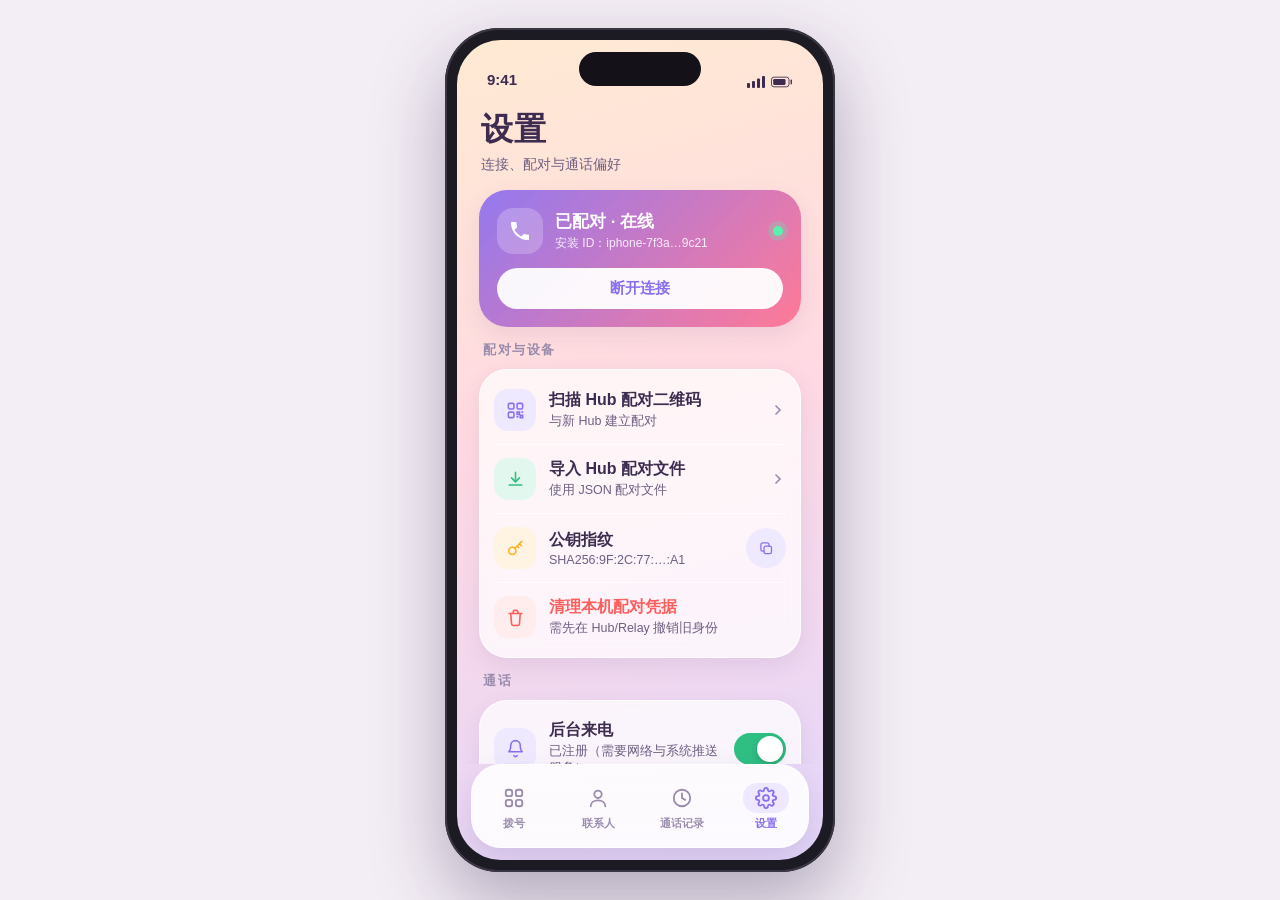
<file: design/settings.html>
<!DOCTYPE html>
<html lang="zh-CN">
<head>
<meta charset="UTF-8">
<meta name="viewport" content="width=device-width, initial-scale=1.0">
<title>设置 · DJOneHub</title>
<link rel="stylesheet" href="assets/style.css">
</head>
<body>
<div class="phone">
  <div class="screen">
    <div class="island"></div>
    <div class="statusbar">
      <span>9:41</span>
      <span class="sicons">
        <svg width="18" height="12" viewBox="0 0 18 12" fill="currentColor"><rect x="0" y="7" width="3" height="5" rx="1"/><rect x="5" y="5" width="3" height="7" rx="1"/><rect x="10" y="2.5" width="3" height="9.5" rx="1"/><rect x="15" y="0" width="3" height="12" rx="1"/></svg>
        <svg width="22" height="12" viewBox="0 0 25 12" fill="none" stroke="currentColor"><rect x="0.5" y="0.5" width="20" height="11" rx="3"/><rect x="2.5" y="2.5" width="14" height="7" rx="1.5" fill="currentColor" stroke="none"/><path d="M23 4v4" stroke-linecap="round" stroke-width="1.5"/></svg>
      </span>
    </div>

    <div class="page">
      <div class="page-title">设置</div>
      <div class="page-sub">连接、配对与通话偏好</div>

      <!-- 连接状态主卡片 -->
      <div class="card" style="background:linear-gradient(135deg,rgba(139,111,240,.92),rgba(255,108,140,.88));border:none;color:#fff;">
        <div style="display:flex;align-items:center;gap:12px;">
          <div style="width:46px;height:46px;border-radius:16px;background:rgba(255,255,255,.22);display:flex;align-items:center;justify-content:center;">
            <svg width="24" height="24" viewBox="0 0 24 24" fill="#fff"><path d="M6.6 10.8c1.4 2.8 3.8 5.1 6.6 6.6l2.2-2.2c.3-.3.7-.4 1-.2 1.1.4 2.3.6 3.6.6.6 0 1 .4 1 1V20c0 .6-.4 1-1 1C10.6 21 3 13.4 3 4c0-.6.4-1 1-1h3.5c.6 0 1 .4 1 1 0 1.2.2 2.4.6 3.6.1.3 0 .7-.2 1l-2.3 2.2z"/></svg>
          </div>
          <div style="flex:1;">
            <div style="font-size:17px;font-weight:800;">已配对 · 在线</div>
            <div style="font-size:12px;opacity:.85;margin-top:2px;">安装 ID：iphone-7f3a…9c21</div>
          </div>
          <span style="width:10px;height:10px;border-radius:50%;background:#5CF0AE;box-shadow:0 0 0 5px rgba(92,240,174,.25);"></span>
        </div>
        <button class="btn" style="background:rgba(255,255,255,.94);color:var(--violet);margin-top:14px;padding:11px 0;font-size:15px;">断开连接</button>
      </div>

      <!-- 配对与设备 -->
      <div class="card-title">配对与设备</div>
      <div class="card" style="padding:6px 14px;">
        <div class="row" style="background:none;border:none;box-shadow:none;margin:0;padding:13px 0;border-radius:0;border-bottom:1px solid rgba(255,255,255,.7);">
          <div class="row-ic" style="background:var(--violet-soft);color:var(--violet);">
            <svg width="19" height="19" viewBox="0 0 24 24" fill="none" stroke="currentColor" stroke-width="2" stroke-linecap="round"><rect x="3" y="3" width="7" height="7" rx="1.5"/><rect x="14" y="3" width="7" height="7" rx="1.5"/><rect x="3" y="14" width="7" height="7" rx="1.5"/><path d="M14 14h3v3h-3zM20 14h1M14 20h1M18 18h3v3h-3z"/></svg>
          </div>
          <div class="grow"><div class="t1">扫描 Hub 配对二维码</div><div class="t2">与新 Hub 建立配对</div></div>
          <svg class="chev" width="16" height="16" viewBox="0 0 24 24" fill="none" stroke="currentColor" stroke-width="2.5" stroke-linecap="round"><path d="M9 6l6 6-6 6"/></svg>
        </div>
        <div class="row" style="background:none;border:none;box-shadow:none;margin:0;padding:13px 0;border-radius:0;border-bottom:1px solid rgba(255,255,255,.7);">
          <div class="row-ic" style="background:#E2F8EE;color:var(--green);">
            <svg width="19" height="19" viewBox="0 0 24 24" fill="none" stroke="currentColor" stroke-width="2" stroke-linecap="round" stroke-linejoin="round"><path d="M12 3v12M7 10l5 5 5-5"/><path d="M4 19h16"/></svg>
          </div>
          <div class="grow"><div class="t1">导入 Hub 配对文件</div><div class="t2">使用 JSON 配对文件</div></div>
          <svg class="chev" width="16" height="16" viewBox="0 0 24 24" fill="none" stroke="currentColor" stroke-width="2.5" stroke-linecap="round"><path d="M9 6l6 6-6 6"/></svg>
        </div>
        <div class="row" style="background:none;border:none;box-shadow:none;margin:0;padding:13px 0;border-radius:0;border-bottom:1px solid rgba(255,255,255,.7);">
          <div class="row-ic" style="background:#FFF3E2;color:var(--amber);">
            <svg width="19" height="19" viewBox="0 0 24 24" fill="none" stroke="currentColor" stroke-width="2" stroke-linecap="round"><circle cx="8" cy="15" r="4.5"/><path d="M11 12l9-9M17 6l2.5 2.5M14 9l2 2"/></svg>
          </div>
          <div class="grow"><div class="t1">公钥指纹</div><div class="t2" style="font-variant-numeric:tabular-nums;">SHA256:9F:2C:77:…:A1</div></div>
          <div class="mini-btn" title="复制">
            <svg width="15" height="15" viewBox="0 0 24 24" fill="none" stroke="currentColor" stroke-width="2" stroke-linecap="round"><rect x="8" y="8" width="12" height="12" rx="3"/><path d="M16 8V6a3 3 0 0 0-3-3H6a3 3 0 0 0-3 3v7a3 3 0 0 0 3 3h2"/></svg>
          </div>
        </div>
        <div class="row" style="background:none;border:none;box-shadow:none;margin:0;padding:13px 0;border-radius:0;">
          <div class="row-ic" style="background:#FFEDED;color:var(--red);">
            <svg width="19" height="19" viewBox="0 0 24 24" fill="none" stroke="currentColor" stroke-width="2" stroke-linecap="round" stroke-linejoin="round"><path d="M4 7h16M9 7V5a2 2 0 0 1 2-2h2a2 2 0 0 1 2 2v2M6 7l1 13a2 2 0 0 0 2 2h6a2 2 0 0 0 2-2l1-13"/></svg>
          </div>
          <div class="grow"><div class="t1" style="color:var(--red);">清理本机配对凭据</div><div class="t2">需先在 Hub/Relay 撤销旧身份</div></div>
        </div>
      </div>

      <!-- 通话 -->
      <div class="card-title">通话</div>
      <div class="card" style="padding:6px 14px;">
        <div class="row" style="background:none;border:none;box-shadow:none;margin:0;padding:13px 0;border-radius:0;border-bottom:1px solid rgba(255,255,255,.7);">
          <div class="row-ic" style="background:var(--violet-soft);color:var(--violet);">
            <svg width="19" height="19" viewBox="0 0 24 24" fill="none" stroke="currentColor" stroke-width="2" stroke-linecap="round"><path d="M18 8a6 6 0 1 0-12 0c0 7-3 8-3 8h18s-3-1-3-8"/><path d="M10 21a2.2 2.2 0 0 0 4 0"/></svg>
          </div>
          <div class="grow"><div class="t1">后台来电</div><div class="t2">已注册（需要网络与系统推送服务）</div></div>
          <div class="switch on"></div>
        </div>
        <div class="row" style="background:none;border:none;box-shadow:none;margin:0;padding:13px 0;border-radius:0;">
          <div class="row-ic" style="background:#E2F8EE;color:var(--green);">
            <svg width="19" height="19" viewBox="0 0 24 24" fill="none" stroke="currentColor" stroke-width="2" stroke-linecap="round"><path d="M4 17l6-6-6-6M12 19h8"/></svg>
          </div>
          <div class="grow"><div class="t1">默认拨号线路</div><div class="t2">拨号时优先使用的模块</div></div>
          <span style="font-size:14px;font-weight:600;color:var(--ink-2);">Qwen 语音克隆</span>
          <svg class="chev" width="16" height="16" viewBox="0 0 24 24" fill="none" stroke="currentColor" stroke-width="2.5" stroke-linecap="round"><path d="M9 6l6 6-6 6"/></svg>
        </div>
      </div>

      <!-- 数据与支持 -->
      <div class="card-title">数据与支持</div>
      <div class="card" style="padding:6px 14px;">
        <div class="row" style="background:none;border:none;box-shadow:none;margin:0;padding:13px 0;border-radius:0;border-bottom:1px solid rgba(255,255,255,.7);">
          <div class="row-ic" style="background:#FFEDED;color:var(--red);">
            <svg width="19" height="19" viewBox="0 0 24 24" fill="none" stroke="currentColor" stroke-width="2" stroke-linecap="round"><circle cx="12" cy="12" r="9"/><path d="M12 7v5l3.5 2"/></svg>
          </div>
          <div class="grow"><div class="t1">清除通话记录</div><div class="t2">仅删除本机已结束的记录</div></div>
          <svg class="chev" width="16" height="16" viewBox="0 0 24 24" fill="none" stroke="currentColor" stroke-width="2.5" stroke-linecap="round"><path d="M9 6l6 6-6 6"/></svg>
        </div>
        <div class="row" style="background:none;border:none;box-shadow:none;margin:0;padding:13px 0;border-radius:0;">
          <div class="row-ic" style="background:#E8F1FF;color:#4A8DFF;">
            <svg width="19" height="19" viewBox="0 0 24 24" fill="none" stroke="currentColor" stroke-width="2" stroke-linecap="round"><circle cx="12" cy="12" r="9"/><path d="M12 11v6M12 7.5v.5"/></svg>
          </div>
          <div class="grow"><div class="t1">联调诊断</div><div class="t2">查看本次通话的调试日志</div></div>
          <svg class="chev" width="16" height="16" viewBox="0 0 24 24" fill="none" stroke="currentColor" stroke-width="2.5" stroke-linecap="round"><path d="M9 6l6 6-6 6"/></svg>
        </div>
      </div>

      <div style="text-align:center;font-size:11.5px;color:var(--ink-3);line-height:1.7;margin-top:4px;">
        可通过系统通话界面或 App 内通话面板接听、拒接、挂断和静音。<br>
        后台来电需要正确的 App 签名和 Relay APNs 配置；跨网络通话需要 TURN 中继。<br>
        DJOneHub Phone · v1.0
      </div>
    </div>

    <div class="tabbar">
      <div class="tab">
        <span class="tab-ic"><svg width="22" height="22" viewBox="0 0 24 24" fill="none" stroke="currentColor" stroke-width="2" stroke-linecap="round"><rect x="3" y="3" width="7" height="7" rx="2.5"/><rect x="14" y="3" width="7" height="7" rx="2.5"/><rect x="3" y="14" width="7" height="7" rx="2.5"/><rect x="14" y="14" width="7" height="7" rx="2.5"/></svg></span>
        拨号
      </div>
      <div class="tab">
        <span class="tab-ic"><svg width="22" height="22" viewBox="0 0 24 24" fill="none" stroke="currentColor" stroke-width="2" stroke-linecap="round"><circle cx="12" cy="8" r="4"/><path d="M4 21c0-4 3.6-6.5 8-6.5s8 2.5 8 6.5"/></svg></span>
        联系人
      </div>
      <div class="tab">
        <span class="tab-ic"><svg width="22" height="22" viewBox="0 0 24 24" fill="none" stroke="currentColor" stroke-width="2" stroke-linecap="round"><circle cx="12" cy="12" r="9"/><path d="M12 7v5l3.5 2"/></svg></span>
        通话记录
      </div>
      <div class="tab active">
        <span class="tab-ic"><svg width="22" height="22" viewBox="0 0 24 24" fill="none" stroke="currentColor" stroke-width="2" stroke-linecap="round" stroke-linejoin="round"><circle cx="12" cy="12" r="3.2"/><path d="M19.4 15a1.7 1.7 0 0 0 .34 1.87l.06.06a2 2 0 1 1-2.83 2.83l-.06-.06a1.7 1.7 0 0 0-1.87-.34 1.7 1.7 0 0 0-1 1.55V21a2 2 0 1 1-4 0v-.09a1.7 1.7 0 0 0-1-1.55 1.7 1.7 0 0 0-1.87.34l-.06.06a2 2 0 1 1-2.83-2.83l.06-.06A1.7 1.7 0 0 0 4.6 15a1.7 1.7 0 0 0-1.55-1H3a2 2 0 1 1 0-4h.09a1.7 1.7 0 0 0 1.55-1 1.7 1.7 0 0 0-.34-1.87l-.06-.06a2 2 0 1 1 2.83-2.83l.06.06A1.7 1.7 0 0 0 9 4.6a1.7 1.7 0 0 0 1-1.55V3a2 2 0 1 1 4 0v.09a1.7 1.7 0 0 0 1 1.55 1.7 1.7 0 0 0 1.87-.34l.06-.06a2 2 0 1 1 2.83 2.83l-.06.06A1.7 1.7 0 0 0 19.4 9a1.7 1.7 0 0 0 1.55 1H21a2 2 0 1 1 0 4h-.09a1.7 1.7 0 0 0-1.55 1z"/></svg></span>
        设置
      </div>
    </div>
  </div>
</div>
</body>
</html>
</file>
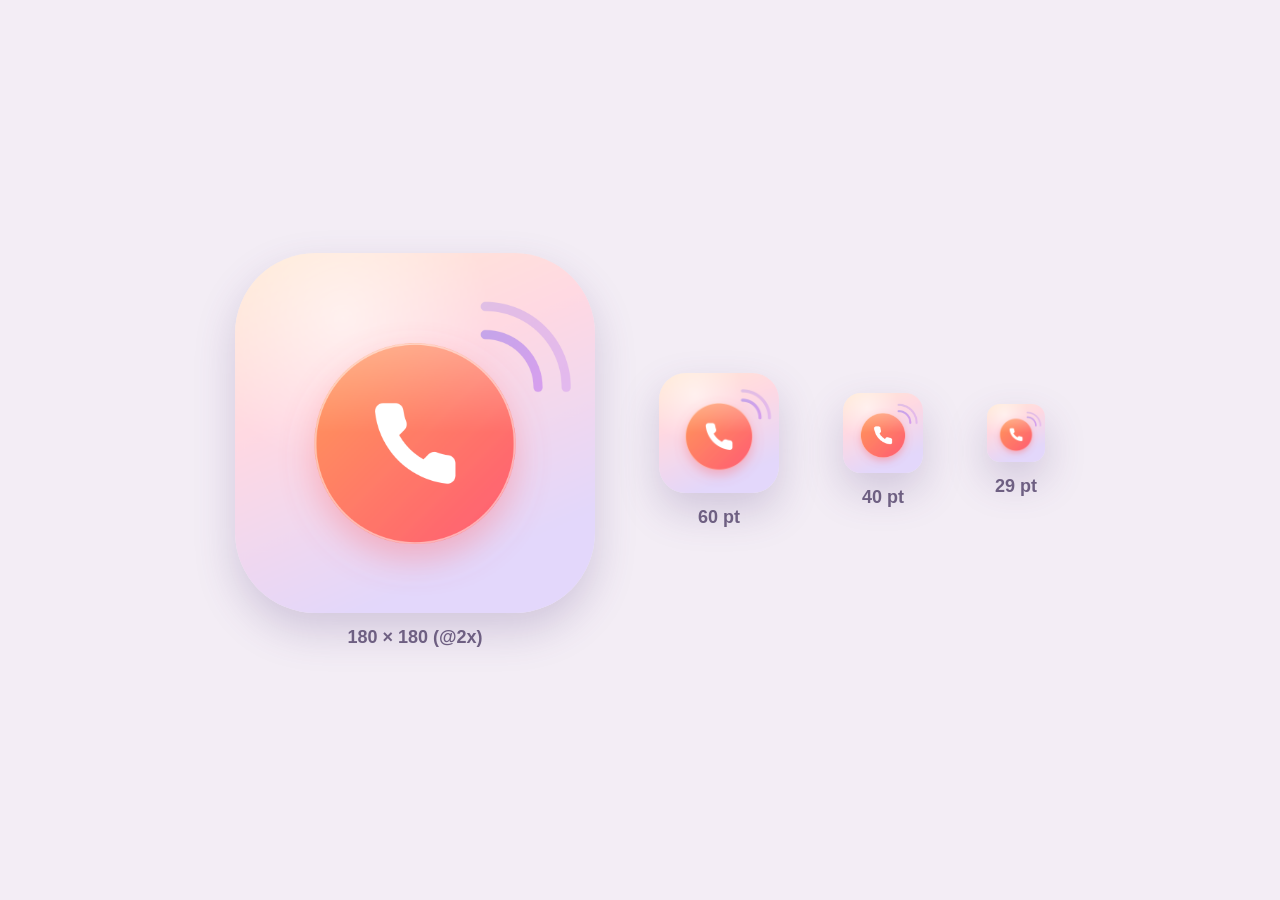
<file: design/icon/preview.html>
<!DOCTYPE html>
<html>
<head><meta charset="utf-8"><style>
  html,body{margin:0;background:#f3edf5;height:100%;font-family:-apple-system,"SF Pro Rounded","PingFang SC",sans-serif;}
  .wrap{height:100%;display:flex;align-items:center;justify-content:center;gap:64px;padding:0 64px;}
  .col{display:flex;flex-direction:column;align-items:center;gap:14px;}
  .squircle{overflow:hidden;border-radius:22.37%;box-shadow:0 18px 40px rgba(93,63,130,.22);}
  .squircle img{display:block;width:100%;height:100%;}
  .lbl{font-size:18px;font-weight:600;color:#6E5F82;}
</style></head>
<body>
<div class="wrap">
  <div class="col">
    <div class="squircle" style="width:360px;height:360px;"><img src="app-icon-1024.png"></div>
    <div class="lbl">180 × 180 (@2x)</div>
  </div>
  <div class="col">
    <div class="squircle" style="width:120px;height:120px;"><img src="app-icon-1024.png"></div>
    <div class="lbl">60 pt</div>
  </div>
  <div class="col">
    <div class="squircle" style="width:80px;height:80px;"><img src="app-icon-1024.png"></div>
    <div class="lbl">40 pt</div>
  </div>
  <div class="col">
    <div class="squircle" style="width:58px;height:58px;"><img src="app-icon-1024.png"></div>
    <div class="lbl">29 pt</div>
  </div>
</div>
</body>
</html>
</file>
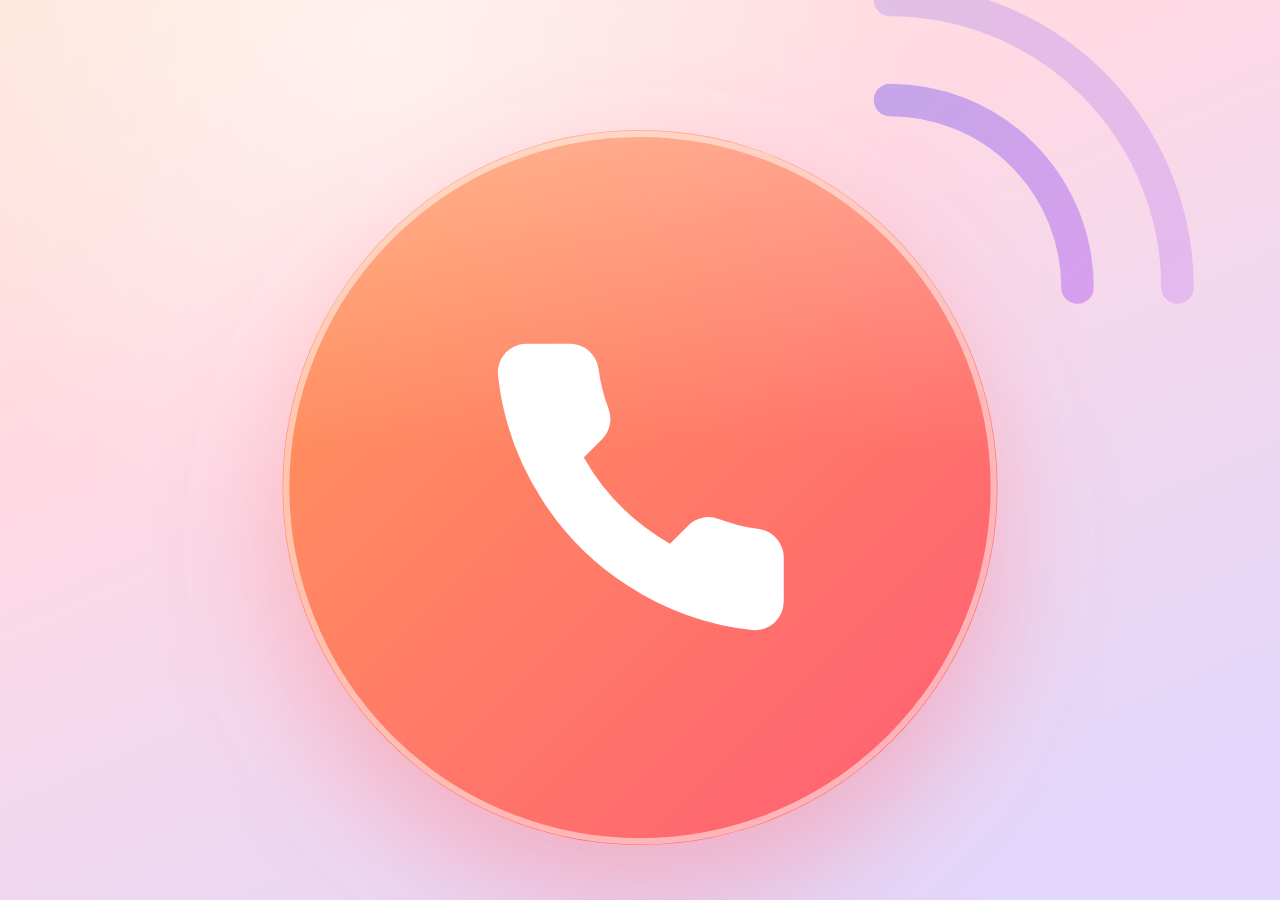
<file: design/icon/render-1024.html>
<!DOCTYPE html>
<html>
<head><meta charset="utf-8"><style>
  html,body{margin:0;padding:0;height:100%;overflow:hidden}
  svg{display:block;width:100vw;height:100vh}
</style></head>
<body>
<svg xmlns="http://www.w3.org/2000/svg" viewBox="0 0 1024 1024" preserveAspectRatio="xMidYMid slice">
  <defs>
    <linearGradient id="bg" x1="0%" y1="0%" x2="42.3%" y2="96.6%">
      <stop offset="0%"  stop-color="#FFEAD3"/>
      <stop offset="46%" stop-color="#FFD9E3"/>
      <stop offset="100%" stop-color="#E3D7FB"/>
    </linearGradient>
    <linearGradient id="cta" x1="0%" y1="0%" x2="100%" y2="100%">
      <stop offset="0%"  stop-color="#FF9A5A"/>
      <stop offset="100%" stop-color="#FF5C74"/>
    </linearGradient>
    <linearGradient id="violet" x1="0%" y1="0%" x2="100%" y2="100%">
      <stop offset="0%"  stop-color="#8B6FF0"/>
      <stop offset="100%" stop-color="#B565F0"/>
    </linearGradient>
    <radialGradient id="glow" cx="30%" cy="18%" r="75%">
      <stop offset="0%" stop-color="#FFFFFF" stop-opacity=".55"/>
      <stop offset="55%" stop-color="#FFFFFF" stop-opacity="0"/>
    </radialGradient>
    <filter id="ctaShadow" x="-40%" y="-40%" width="180%" height="180%">
      <feDropShadow dx="0" dy="42" stdDeviation="48" flood-color="#FF696E" flood-opacity=".38"/>
    </filter>
    <filter id="softShadow" x="-40%" y="-40%" width="180%" height="180%">
      <feDropShadow dx="0" dy="14" stdDeviation="20" flood-color="#5D3F82" flood-opacity=".16"/>
    </filter>
    <linearGradient id="shine" x1="0%" y1="0%" x2="0%" y2="100%">
      <stop offset="0%" stop-color="#FFFFFF" stop-opacity=".28"/>
      <stop offset="45%" stop-color="#FFFFFF" stop-opacity="0"/>
    </linearGradient>
  </defs>
  <rect width="1024" height="1024" fill="url(#bg)"/>
  <rect width="1024" height="1024" fill="url(#glow)"/>
  <g fill="none" stroke-linecap="round" opacity=".9">
    <path d="M712 232 A150 150 0 0 1 862 382" stroke="url(#violet)" stroke-width="26" opacity=".55"/>
    <path d="M712 152 A230 230 0 0 1 942 382" stroke="url(#violet)" stroke-width="26" opacity=".3"/>
  </g>
  <circle cx="712" cy="382" r="17" fill="#8B6FF0" opacity=".8" filter="url(#softShadow)"/>
  <circle cx="512" cy="542" r="286" fill="url(#cta)" filter="url(#ctaShadow)"/>
  <circle cx="512" cy="542" r="286" fill="url(#shine)"/>
  <circle cx="512" cy="542" r="283" fill="none" stroke="#FFFFFF" stroke-opacity=".5" stroke-width="5"/>
  <g transform="translate(512,542) scale(11.5) translate(-12,-12)">
    <path fill="#FFFFFF" d="M22 16.92v3a2 2 0 0 1-2.18 2 19.79 19.79 0 0 1-8.63-3.07
      19.5 19.5 0 0 1-6-6A19.79 19.79 0 0 1 2.12 4.18 2 2 0 0 1 4.11 2h3a2 2 0 0 1 2 1.72
      c.127.96.361 1.903.7 2.81a2 2 0 0 1-.45 2.11L8.09 9.91a16 16 0 0 0 6 6l1.27-1.27a2 2 0 0 1
      2.11-.45c.907.339 1.85.573 2.81.7A2 2 0 0 1 22 16.92z"/>
  </g>
</svg>
</body>
</html>
</file>
<file: design/assets/style.css>
/* ============================================================
   DJOneHub Phone · 柔和渐变设计系统
   「暖阳」Soft Gradient — 拨号 / 联系人 / 通话记录 / 设置
   ============================================================ */

:root {
  /* 背景渐变：蜜桃 → 粉樱 → 薰衣草 */
  --bg-grad: linear-gradient(165deg, #FFEAD3 0%, #FFD9E3 46%, #E3D7FB 100%);
  --peach: #FFEAD3;
  --pink: #FFD9E3;
  --lavender: #E3D7FB;

  /* 文字 */
  --ink: #3D2C4F;          /* 深紫梅，主文字 */
  --ink-2: #6E5F82;        /* 次要文字 */
  --ink-3: #9A8CAD;        /* 辅助文字 */

  /* 主行动按钮：珊瑚橙渐变 */
  --cta-grad: linear-gradient(135deg, #FF9A5A 0%, #FF5C74 100%);
  --cta-shadow: 0 10px 24px rgba(255, 105, 110, .38);

  /* 点缀色 */
  --violet: #8B6FF0;       /* 主品牌紫 */
  --violet-soft: #EFE9FF;
  --green: #2FBF83;        /* 接听 / 在线 */
  --green-grad: linear-gradient(135deg, #4ED99A 0%, #1FB87A 100%);
  --red: #FF5C5C;          /* 挂断 / 未接 /  destructive */
  --red-grad: linear-gradient(135deg, #FF7E6B 0%, #F4445A 100%);
  --amber: #FFB020;

  /* 表面：奶油玻璃 */
  --surface: rgba(255, 255, 255, .72);
  --surface-strong: rgba(255, 255, 255, .88);
  --surface-dim: rgba(255, 255, 255, .5);
  --stroke: rgba(255, 255, 255, .85);
  --shadow-soft: 0 8px 22px rgba(93, 63, 130, .10);
  --shadow-lift: 0 14px 30px rgba(93, 63, 130, .16);

  /* 圆角 */
  --r-key: 24px;      /* 拨号键 */
  --r-card: 28px;     /* 卡片 */
  --r-row: 20px;      /* 列表行 */
  --r-pill: 999px;    /* 胶囊 */

  --font: -apple-system, "SF Pro Rounded", "PingFang SC", "Hiragino Sans GB", sans-serif;
}

* { margin: 0; padding: 0; box-sizing: border-box; -webkit-font-smoothing: antialiased; }

html, body { height: 100%; }
body {
  font-family: var(--font);
  color: var(--ink);
  background: #f3edf5;
  display: flex;
  align-items: center;
  justify-content: center;
  min-height: 100vh;
  padding: 24px;
}

/* ---------- 手机外框（展示用） ---------- */
.phone {
  width: 390px;
  height: 844px;
  border-radius: 54px;
  padding: 12px;
  background: #1c1a22;
  box-shadow: 0 30px 70px rgba(61, 44, 79, .35), inset 0 0 0 2px #3a3644;
  flex: none;
}
.screen {
  position: relative;
  width: 100%;
  height: 100%;
  border-radius: 44px;
  overflow: hidden;
  background: var(--bg-grad);
  display: flex;
  flex-direction: column;
}
/* 灵动岛 */
.island {
  position: absolute;
  top: 12px; left: 50%;
  transform: translateX(-50%);
  width: 122px; height: 34px;
  background: #141118;
  border-radius: 20px;
  z-index: 30;
}

/* ---------- 状态栏 ---------- */
.statusbar {
  height: 54px;
  flex: none;
  display: flex;
  align-items: flex-end;
  justify-content: space-between;
  padding: 0 30px 6px;
  font-size: 15px;
  font-weight: 600;
  color: var(--ink);
}
.statusbar .sicons { display: flex; gap: 6px; align-items: center; }

/* ---------- 页面体 ---------- */
.page {
  flex: 1;
  overflow: hidden auto;
  padding: 4px 22px 18px;
  scrollbar-width: none;
}
.page::-webkit-scrollbar { display: none; }

.page-title {
  font-size: 32px;
  font-weight: 800;
  letter-spacing: .5px;
  margin: 10px 2px 4px;
}
.page-sub {
  font-size: 14px;
  color: var(--ink-2);
  margin: 0 2px 16px;
}

/* ---------- 连接状态胶囊 ---------- */
.status-pill {
  display: inline-flex;
  align-items: center;
  gap: 7px;
  background: var(--surface);
  border: 1px solid var(--stroke);
  border-radius: var(--r-pill);
  padding: 7px 14px;
  font-size: 13px;
  font-weight: 600;
  color: var(--ink-2);
  box-shadow: var(--shadow-soft);
  backdrop-filter: blur(8px);
}
.dot { width: 8px; height: 8px; border-radius: 50%; }
.dot.on  { background: var(--green); box-shadow: 0 0 0 4px rgba(47,191,131,.18); }
.dot.off { background: #C9BDD6; }

/* ---------- 拨号键盘 ---------- */
.dial-display {
  text-align: center;
  font-size: 34px;
  font-weight: 700;
  letter-spacing: 1.5px;
  min-height: 46px;
  margin: 6px 0 2px;
  color: var(--ink);
}
.dial-module {
  display: flex; justify-content: center; margin-bottom: 14px;
}
.module-chip {
  display: inline-flex; align-items: center; gap: 6px;
  background: var(--violet-soft);
  color: var(--violet);
  border-radius: var(--r-pill);
  padding: 6px 14px;
  font-size: 13px; font-weight: 700;
}
.keypad {
  display: grid;
  grid-template-columns: repeat(3, 1fr);
  gap: 12px;
  padding: 0 8px;
}
.key {
  height: 74px;
  border: 1px solid var(--stroke);
  border-radius: var(--r-key);
  background: var(--surface);
  box-shadow: var(--shadow-soft);
  display: flex;
  flex-direction: column;
  align-items: center;
  justify-content: center;
  gap: 1px;
  cursor: pointer;
  backdrop-filter: blur(6px);
}
.key .num { font-size: 28px; font-weight: 700; }
.key .abc { font-size: 10px; font-weight: 600; letter-spacing: 2.5px; color: var(--ink-3); }
.key:active { background: var(--surface-strong); transform: scale(.96); }

.dial-actions {
  display: flex;
  align-items: center;
  justify-content: center;
  gap: 26px;
  margin-top: 16px;
}
.ghost-btn {
  width: 56px; height: 56px;
  border-radius: 50%;
  border: 1px solid var(--stroke);
  background: var(--surface-dim);
  display: flex; align-items: center; justify-content: center;
  color: var(--ink-2);
  box-shadow: var(--shadow-soft);
  cursor: pointer;
}
.call-btn {
  height: 62px;
  padding: 0 34px;
  border: none;
  border-radius: var(--r-pill);
  background: var(--cta-grad);
  color: #fff;
  font-size: 19px;
  font-weight: 700;
  font-family: var(--font);
  letter-spacing: 1px;
  display: flex; align-items: center; gap: 10px;
  box-shadow: var(--cta-shadow);
  cursor: pointer;
}

/* ---------- 底部标签栏 ---------- */
.tabbar {
  flex: none;
  height: 84px;
  margin: 0 14px 12px;
  border-radius: 30px;
  background: var(--surface-strong);
  border: 1px solid var(--stroke);
  box-shadow: var(--shadow-lift);
  display: flex;
  align-items: center;
  justify-content: space-around;
  backdrop-filter: blur(12px);
}
.tab {
  display: flex;
  flex-direction: column;
  align-items: center;
  gap: 3px;
  font-size: 11px;
  font-weight: 600;
  color: var(--ink-3);
  padding-top: 2px;
}
.tab.active { color: var(--violet); }
.tab.active .tab-ic {
  background: var(--violet-soft);
  border-radius: 14px;
}
.tab-ic {
  width: 46px; height: 30px;
  display: flex; align-items: center; justify-content: center;
}

/* ---------- 通用卡片 / 列表行 ---------- */
.card {
  background: var(--surface);
  border: 1px solid var(--stroke);
  border-radius: var(--r-card);
  box-shadow: var(--shadow-soft);
  padding: 18px;
  margin-bottom: 14px;
  backdrop-filter: blur(8px);
}
.card-title {
  font-size: 13px;
  font-weight: 700;
  color: var(--ink-3);
  letter-spacing: 1.5px;
  text-transform: uppercase;
  margin: 0 4px 10px;
}
.row {
  display: flex;
  align-items: center;
  gap: 13px;
  background: var(--surface);
  border: 1px solid var(--stroke);
  border-radius: var(--r-row);
  box-shadow: var(--shadow-soft);
  padding: 12px 14px;
  margin-bottom: 10px;
}
.row .grow { flex: 1; min-width: 0; }
.row .t1 { font-size: 16px; font-weight: 700; }
.row .t2 { font-size: 12.5px; color: var(--ink-2); margin-top: 2px; }
.row-ic {
  width: 42px; height: 42px;
  border-radius: 14px;
  display: flex; align-items: center; justify-content: center;
  flex: none;
}
.chev { color: var(--ink-3); flex: none; }

/* 头像（渐变底 + 字） */
.avatar {
  width: 48px; height: 48px;
  border-radius: 50%;
  display: flex; align-items: center; justify-content: center;
  color: #fff;
  font-size: 18px; font-weight: 700;
  flex: none;
  border: 2.5px solid rgba(255,255,255,.9);
  box-shadow: var(--shadow-soft);
}
.av-1 { background: linear-gradient(135deg, #FF9A5A, #FF5C74); }
.av-2 { background: linear-gradient(135deg, #8B6FF0, #5E9BFF); }
.av-3 { background: linear-gradient(135deg, #4ED99A, #1FB87A); }
.av-4 { background: linear-gradient(135deg, #FFB020, #FF7A59); }
.av-5 { background: linear-gradient(135deg, #FF6FB5, #B565F0); }

/* 小圆按钮（回拨等） */
.mini-btn {
  width: 40px; height: 40px;
  border-radius: 50%;
  border: none;
  background: var(--violet-soft);
  color: var(--violet);
  display: flex; align-items: center; justify-content: center;
  cursor: pointer;
  flex: none;
}
.mini-btn.green { background: #E2F8EE; color: var(--green); }

/* 标签小胶囊 */
.tag {
  display: inline-block;
  font-size: 11px;
  font-weight: 600;
  padding: 2px 8px;
  border-radius: var(--r-pill);
  background: var(--violet-soft);
  color: var(--violet);
}

/* 分段控件 */
.seg {
  display: flex;
  background: var(--surface-dim);
  border: 1px solid var(--stroke);
  border-radius: var(--r-pill);
  padding: 4px;
  margin-bottom: 16px;
}
.seg span {
  flex: 1;
  text-align: center;
  font-size: 14px;
  font-weight: 700;
  color: var(--ink-2);
  padding: 8px 0;
  border-radius: var(--r-pill);
}
.seg span.on {
  background: #fff;
  color: var(--ink);
  box-shadow: var(--shadow-soft);
}

/* 开关 */
.switch {
  width: 52px; height: 32px;
  border-radius: var(--r-pill);
  background: #DCD2E8;
  position: relative;
  flex: none;
}
.switch::after {
  content: "";
  position: absolute;
  top: 3px; left: 3px;
  width: 26px; height: 26px;
  border-radius: 50%;
  background: #fff;
  box-shadow: 0 2px 6px rgba(0,0,0,.18);
}
.switch.on { background: var(--green); }
.switch.on::after { left: 23px; }

/* 按钮 */
.btn {
  display: flex;
  align-items: center;
  justify-content: center;
  gap: 8px;
  width: 100%;
  border: none;
  border-radius: var(--r-pill);
  padding: 14px 0;
  font-size: 16px;
  font-weight: 700;
  font-family: var(--font);
  cursor: pointer;
}
.btn-cta   { background: var(--cta-grad); color: #fff; box-shadow: var(--cta-shadow); }
.btn-soft  { background: var(--violet-soft); color: var(--violet); }
.btn-ghost { background: var(--surface-dim); color: var(--ink-2); border: 1px solid var(--stroke); }
.btn-danger{ background: #FFEDED; color: var(--red); }

/* 搜索框 */
.search {
  display: flex;
  align-items: center;
  gap: 9px;
  background: var(--surface);
  border: 1px solid var(--stroke);
  border-radius: var(--r-pill);
  box-shadow: var(--shadow-soft);
  padding: 12px 16px;
  color: var(--ink-3);
  font-size: 15px;
  margin-bottom: 18px;
}

/* 分组日期标题 */
.group-label {
  font-size: 13px;
  font-weight: 700;
  color: var(--ink-3);
  margin: 14px 6px 8px;
}

/* ---------- 通话中 / 来电 ---------- */
.call-screen {
  flex: 1;
  display: flex;
  flex-direction: column;
  align-items: center;
  padding: 26px 26px 30px;
}
.call-avatar {
  width: 118px; height: 118px;
  border-radius: 50%;
  border: 4px solid rgba(255,255,255,.95);
  box-shadow: var(--shadow-lift);
  display: flex; align-items: center; justify-content: center;
  font-size: 42px; font-weight: 700; color: #fff;
  margin-top: 26px;
}
.call-name { font-size: 30px; font-weight: 800; margin-top: 18px; }
.call-state { font-size: 15px; color: var(--ink-2); margin-top: 6px; }
.call-timer { font-size: 15px; color: var(--ink-2); margin-top: 6px; font-variant-numeric: tabular-nums; font-weight: 600; }

.call-controls {
  display: grid;
  grid-template-columns: repeat(3, 1fr);
  gap: 18px 30px;
  margin-top: auto;
  margin-bottom: 26px;
}
.ctl { display: flex; flex-direction: column; align-items: center; gap: 7px; }
.ctl .cbtn {
  width: 66px; height: 66px;
  border-radius: 50%;
  border: 1px solid var(--stroke);
  background: var(--surface);
  box-shadow: var(--shadow-soft);
  display: flex; align-items: center; justify-content: center;
  color: var(--ink);
  cursor: pointer;
}
.ctl .cbtn.on { background: #fff; color: var(--violet); box-shadow: var(--shadow-lift); }
.ctl span { font-size: 12px; font-weight: 600; color: var(--ink-2); }

.big-btn {
  width: 74px; height: 74px;
  border-radius: 50%;
  border: none;
  display: flex; align-items: center; justify-content: center;
  color: #fff;
  cursor: pointer;
}
.big-btn.decline { background: var(--red-grad); box-shadow: 0 10px 24px rgba(244,68,90,.4); }
.big-btn.accept  { background: var(--green-grad); box-shadow: 0 10px 24px rgba(31,184,122,.4); }

.incoming-actions {
  margin-top: auto;
  display: flex;
  justify-content: space-between;
  width: 100%;
  padding: 0 34px;
}
.ia { display: flex; flex-direction: column; align-items: center; gap: 8px; }
.ia span { font-size: 14px; font-weight: 700; color: var(--ink); }
</file>
